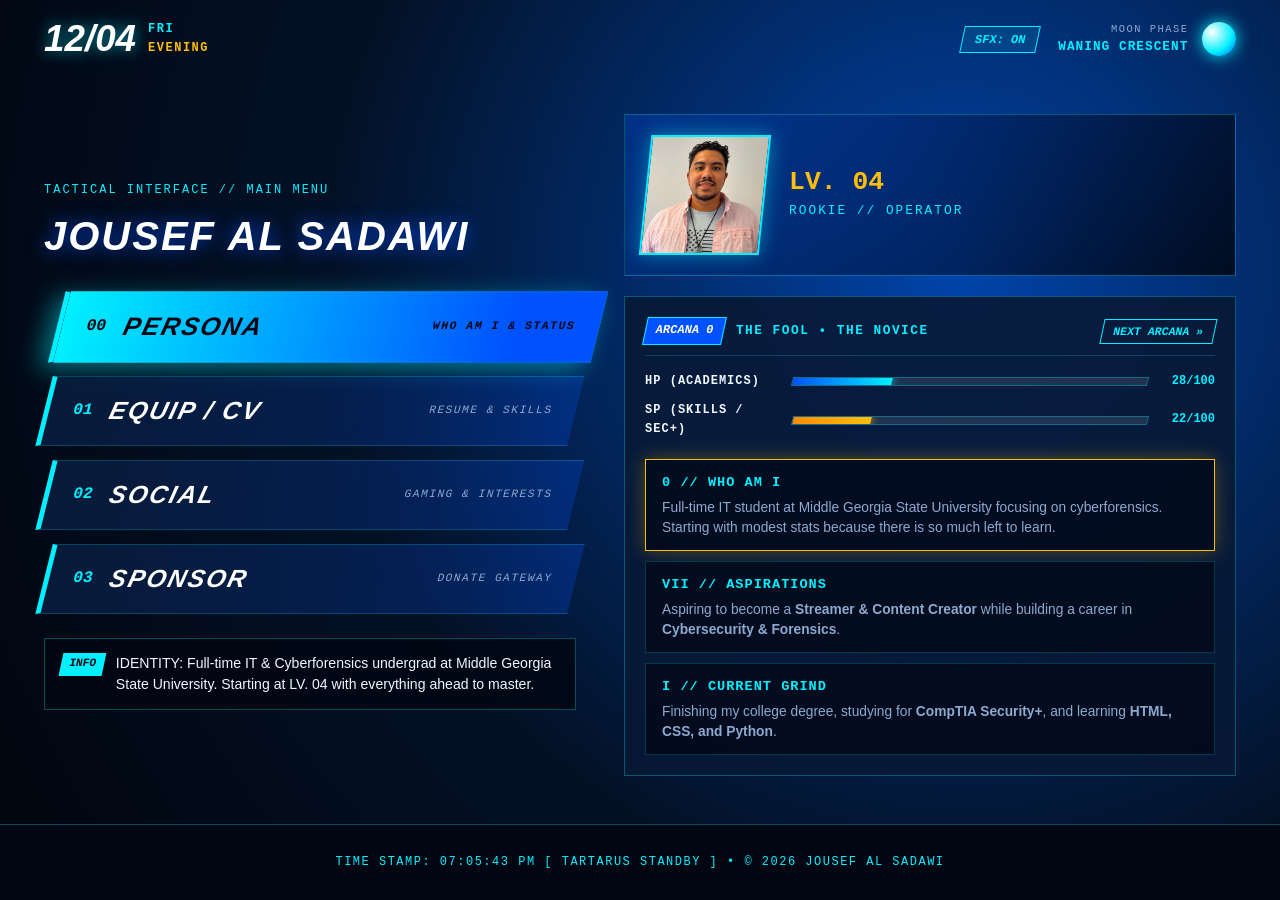
<file: index.htm>
<!DOCTYPE html>
<html lang="en">
<head>
  <meta charset="UTF-8">
  <meta name="viewport" content="width=device-width, initial-scale=1.0">
  <title>Jousef Al Sadawi | Tactical System Menu</title>
  <link rel="stylesheet" href="style.css">
</head>
<body class="p3r-menu-screen">

  <!-- Top In-Game Date, SFX Toggle & Moon Phase HUD -->
  <header class="game-hud-bar">
    <div class="hud-date-cluster">
      <span id="hud-date" class="hud-big-date">11/15</span>
      <div class="hud-day-info">
        <span id="hud-weekday" class="hud-day">SUN</span>
        <span id="hud-time-period" class="hud-period">NIGHT</span>
      </div>
    </div>

    <div class="hud-right-controls">
      <button type="button" id="sfx-toggle" class="btn-hud-sfx">SFX: ON</button>
      <div class="hud-moon-cluster">
        <div class="moon-text">
          <span class="moon-label">MOON PHASE</span>
          <span id="moon-phase-name" class="moon-state">WAXING CRESCENT</span>
        </div>
        <div class="moon-orb" aria-hidden="true"></div>
      </div>
    </div>
  </header>

  <!-- Full-Screen Split Game Menu -->
  <main class="game-menu-stage">
    
    <!-- Left Column: Slanted Command Blades -->
    <section class="command-column" aria-label="Primary Game Navigation">
      <div class="menu-header-tag">
        <span class="sys-prefix">TACTICAL INTERFACE // MAIN MENU</span>
        <h1>JOUSEF AL SADAWI</h1>
      </div>

      <nav class="p3r-command-list">
        <ul>
          <li>
            <a href="#persona-drawer" class="cmd-blade active-blade" data-preview="IDENTITY: Full-time IT &amp; Cyberforensics undergrad at Middle Georgia State University. Starting at LV. 04 with everything ahead to master.">
              <span class="cmd-roman">00</span>
              <span class="cmd-title">PERSONA</span>
              <span class="cmd-sub">WHO AM I &amp; STATUS</span>
            </a>
          </li>
          <li>
            <a href="Resume.htm" class="cmd-blade" data-preview="EQUIPMENT: Learning HTML, CSS, Python, and studying for CompTIA Security+. View interactive skill XP bars, education, and work history.">
              <span class="cmd-roman">01</span>
              <span class="cmd-title">EQUIP / CV</span>
              <span class="cmd-sub">RESUME &amp; SKILLS</span>
            </a>
          </li>
          <li>
            <a href="Interests.htm" class="cmd-blade" data-preview="SOCIAL LINKS: Discord co-op sessions (League, Monster Hunter, WoW), League esports, Asian home cooking, hiking, and streaming goals.">
              <span class="cmd-roman">02</span>
              <span class="cmd-title">SOCIAL</span>
              <span class="cmd-sub">GAMING &amp; INTERESTS</span>
            </a>
          </li>
          <li>
            <a href="Donate.htm" class="cmd-blade" data-preview="SUPPORT TERMINAL: Sponsor student lab hardware, CompTIA Security+ vouchers, and future live-stream gear.">
              <span class="cmd-roman">03</span>
              <span class="cmd-title">SPONSOR</span>
              <span class="cmd-sub">DONATE GATEWAY</span>
            </a>
          </li>
        </ul>
      </nav>

      <!-- Live Hover Description Ticker -->
      <div class="cmd-help-ticker">
        <span class="ticker-badge">INFO</span>
        <p id="cmd-preview-text">IDENTITY: Full-time IT &amp; Cyberforensics undergrad at Middle Georgia State University. Starting at LV. 04 with everything ahead to master.</p>
      </div>
    </section>

    <!-- Right Column: Character Portrait, Arcana Switcher & Live Stats -->
    <section id="persona-drawer" class="character-stage" aria-label="Character Status and Persona Stats">
      <div class="portrait-backdrop">
        <div class="p3r-portrait-box">
          <img src="img/profile.jpg" alt="Jousef Al Sadawi">
        </div>
        <div class="portrait-glass-tag">
          <span id="hud-level" class="lvl-num">LV. 04</span>
          <span id="hud-role" class="lvl-class">ROOKIE // OPERATOR</span>
        </div>
      </div>

      <!-- Interactive Persona Card Deck -->
      <div class="persona-deck-panel">
        <div class="deck-top-bar">
          <span id="arcana-tag" class="tarot-card-tag">ARCANA 0</span>
          <span id="arcana-name" class="arcana-name">THE FOOL &bull; THE NOVICE</span>
          <button type="button" id="summon-btn" class="btn-mini-summon">NEXT ARCANA &raquo;</button>
        </div>

        <!-- Low Starting HP / SP Gauges -->
        <div class="stat-gauges">
          <div class="gauge-row">
            <span class="gauge-label">HP (ACADEMICS)</span>
            <div class="gauge-bar"><div id="fill-hp" class="fill-hp initial-hp"></div></div>
            <span id="val-hp" class="gauge-val">28/100</span>
          </div>
          <div class="gauge-row">
            <span class="gauge-label">SP (SKILLS / SEC+)</span>
            <div class="gauge-bar"><div id="fill-sp" class="fill-sp initial-sp"></div></div>
            <span id="val-sp" class="gauge-val">22/100</span>
          </div>
        </div>

        <!-- 3 Compact Arcana Tabs -->
        <div class="arcana-tabs">
          <article class="mini-tarot persona-selectable persona-equipped">
            <h2>0 // WHO AM I</h2>
            <p>Full-time IT student at Middle Georgia State University focusing on cyberforensics. Starting with modest stats because there is so much left to learn.</p>
          </article>
          <article class="mini-tarot persona-selectable">
            <h2>VII // ASPIRATIONS</h2>
            <p>Aspiring to become a <strong>Streamer &amp; Content Creator</strong> while building a career in <strong>Cybersecurity &amp; Forensics</strong>.</p>
          </article>
          <article class="mini-tarot persona-selectable">
            <h2>I // CURRENT GRIND</h2>
            <p>Finishing my college degree, studying for <strong>CompTIA Security+</strong>, and learning <strong>HTML, CSS, and Python</strong>.</p>
          </article>
        </div>
      </div>
    </section>

  </main>

  <!-- Midnight Footer -->
  <footer class="site-footer">
    <div class="footer-container">
      <p><span id="live-clock">TIME STAMP: 00:00 [ STANDBY ]</span> &bull; &copy; 2026 JOUSEF AL SADAWI</p>
    </div>
  </footer>

  <script src="script.js"></script>
</body>
</html>
</file>
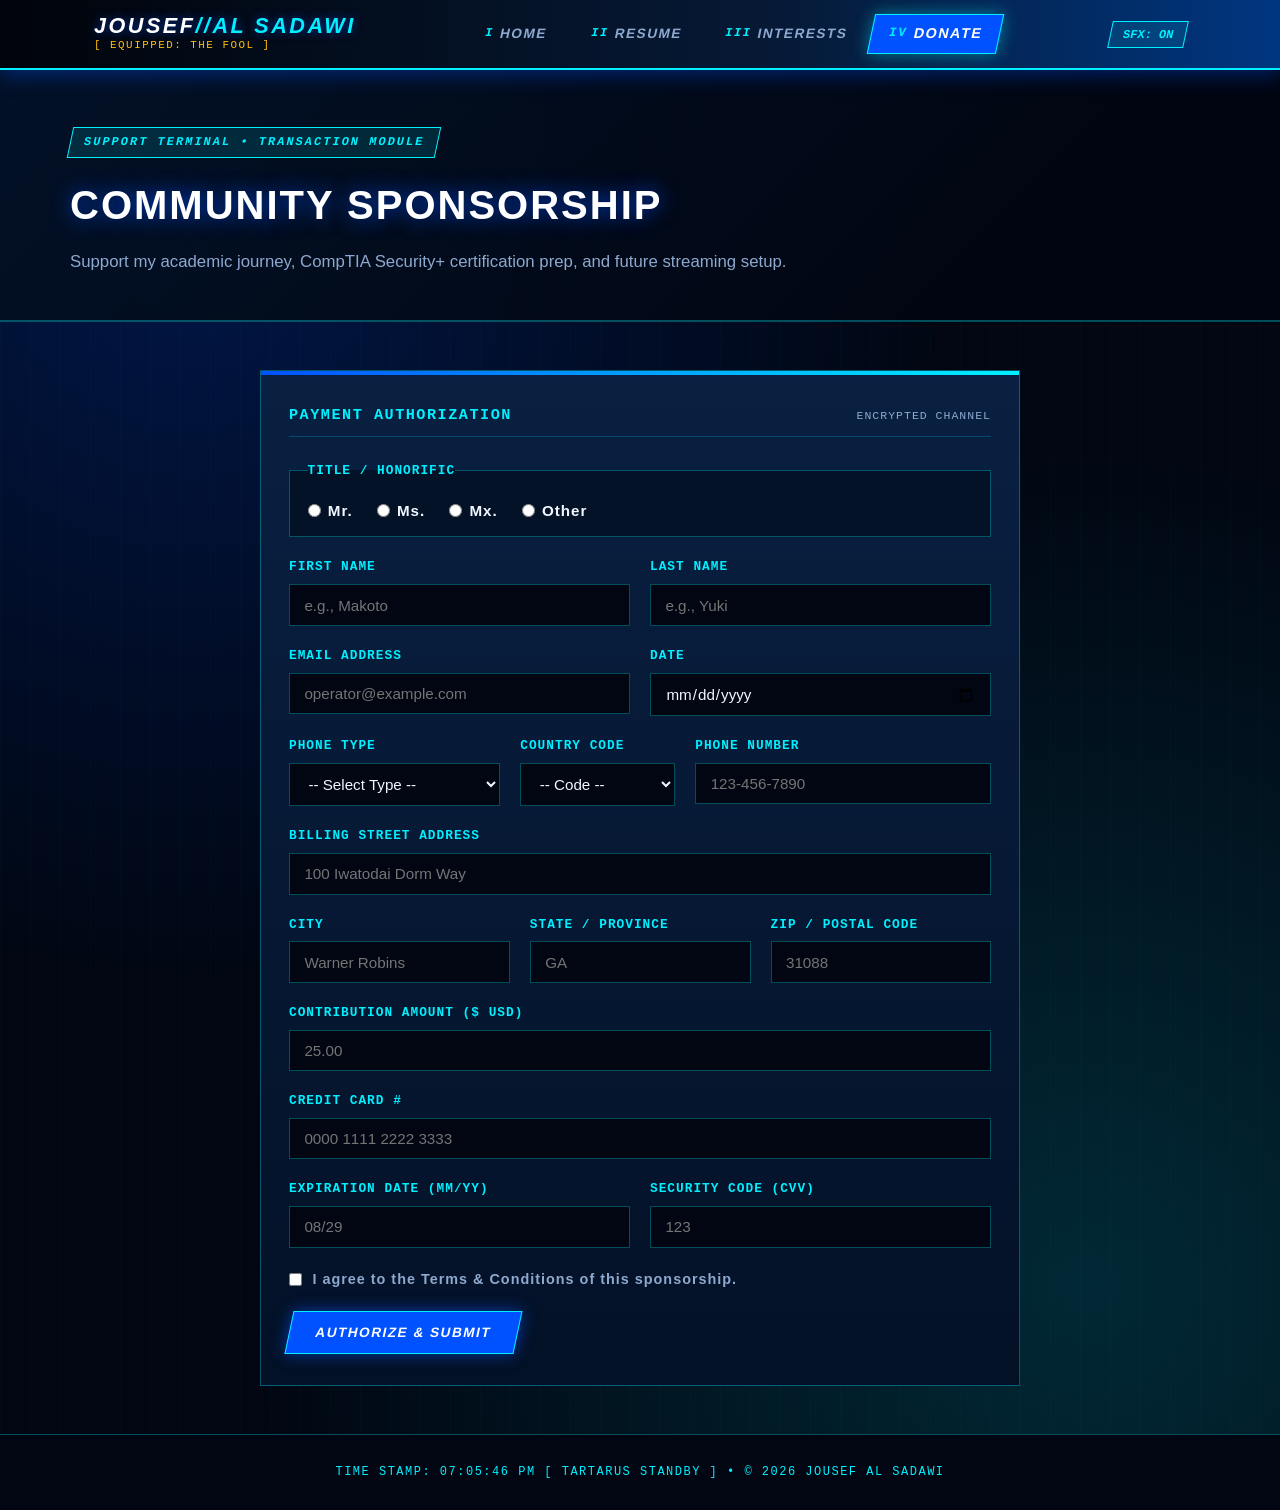
<file: donate.htm>
<!DOCTYPE html>
<html lang="en">
<head>
  <meta charset="UTF-8">
  <meta name="viewport" content="width=device-width, initial-scale=1.0">
  <title>Donate | Jousef Al Sadawi</title>
  <link rel="stylesheet" href="style.css">
</head>
<body>

  <!-- Navigation Bar -->
  <header class="site-header">
    <div class="nav-container">
      <div class="brand">
        <a href="index.htm">JOUSEF<span>//AL SADAWI</span></a>
        <span id="equipped-badge" class="system-call">[ EQUIPPED: THE FOOL ]</span>
      </div>
      <nav class="main-nav">
        <ul>
          <li><a href="index.htm"><span class="nav-num">I</span>Home</a></li>
          <li><a href="Resume.htm"><span class="nav-num">II</span>Resume</a></li>
          <li><a href="Interests.htm"><span class="nav-num">III</span>Interests</a></li>
          <li><a href="Donate.htm" class="active"><span class="nav-num">IV</span>Donate</a></li>
        </ul>
      </nav>
      <button type="button" id="sfx-toggle" class="btn-hud-sfx">SFX: ON</button>
    </div>
  </header>

  <!-- Page Header Banner -->
  <section class="hero-section">
    <div class="hero-container">
      <div class="hero-content-col">
        <span class="status-tag">SUPPORT TERMINAL &bull; TRANSACTION MODULE</span>
        <h1>Community Sponsorship</h1>
        <p class="hero-summary">
          Support my academic journey, CompTIA Security+ certification prep, and future streaming setup.
        </p>
      </div>
    </div>
  </section>

  <!-- Main Payment Form Section -->
  <main class="main-container">
    <article class="content-card tarot-card form-card">
      <div class="tarot-header">
        <h2 class="tarot-numeral">PAYMENT AUTHORIZATION</h2>
        <span class="tarot-sub">ENCRYPTED CHANNEL</span>
      </div>

      <form id="donate-form" action="#" method="post" class="p3r-form">
        
        <fieldset class="radio-fieldset">
          <legend>Title / Honorific</legend>
          <div class="radio-options">
            <div class="radio-item">
              <input type="radio" id="title-mr" name="title" value="Mr." required>
              <label for="title-mr">Mr.</label>
            </div>
            <div class="radio-item">
              <input type="radio" id="title-ms" name="title" value="Ms.">
              <label for="title-ms">Ms.</label>
            </div>
            <div class="radio-item">
              <input type="radio" id="title-mx" name="title" value="Mx.">
              <label for="title-mx">Mx.</label>
            </div>
            <div class="radio-item">
              <input type="radio" id="title-other" name="title" value="Other">
              <label for="title-other">Other</label>
            </div>
          </div>
        </fieldset>

        <div class="form-row">
          <div class="form-group">
            <label for="first-name">First Name</label>
            <input type="text" id="first-name" name="first_name" placeholder="e.g., Makoto" required>
          </div>
          <div class="form-group">
            <label for="last-name">Last Name</label>
            <input type="text" id="last-name" name="last_name" placeholder="e.g., Yuki" required>
          </div>
        </div>

        <div class="form-row">
          <div class="form-group">
            <label for="email">Email Address</label>
            <input type="email" id="email" name="email" placeholder="operator@example.com" required>
          </div>
          <div class="form-group">
            <label for="donate-date">Date</label>
            <input type="date" id="donate-date" name="donate_date" required>
          </div>
        </div>

        <div class="form-row">
          <div class="form-group">
            <label for="phone-type">Phone Type</label>
            <select id="phone-type" name="phone_type" required>
              <option value="">-- Select Type --</option>
              <option value="mobile">Mobile</option>
              <option value="home">Home</option>
              <option value="work">Work</option>
            </select>
          </div>
          <div class="form-group form-group-code">
            <label for="country-code">Country Code</label>
            <select id="country-code" name="country_code" required>
              <option value="">-- Code --</option>
              <option value="+1">+1 (US / CA)</option>
              <option value="+44">+44 (UK)</option>
              <option value="+63">+63 (PH)</option>
              <option value="+81">+81 (JP)</option>
              <option value="+82">+82 (KR)</option>
              <option value="+61">+61 (AU)</option>
              <option value="+64">+64 (NZ)</option>
              <option value="+49">+49 (DE)</option>
              <option value="+33">+33 (FR)</option>
              <option value="+39">+39 (IT)</option>
              <option value="+34">+34 (ES)</option>
              <option value="+31">+31 (NL)</option>
              <option value="+46">+46 (SE)</option>
              <option value="+41">+41 (CH)</option>
              <option value="+52">+52 (MX)</option>
              <option value="+55">+55 (BR)</option>
              <option value="+54">+54 (AR)</option>
              <option value="+91">+91 (IN)</option>
              <option value="+86">+86 (CN)</option>
              <option value="+852">+852 (HK)</option>
              <option value="+886">+886 (TW)</option>
              <option value="+65">+65 (SG)</option>
              <option value="+60">+60 (MY)</option>
              <option value="+66">+66 (TH)</option>
              <option value="+62">+62 (ID)</option>
              <option value="+84">+84 (VN)</option>
              <option value="+971">+971 (AE)</option>
              <option value="+966">+966 (SA)</option>
              <option value="+27">+27 (ZA)</option>
            </select>
          </div>
          <div class="form-group form-group-phone">
            <label for="phone-number">Phone Number</label>
            <input type="tel" id="phone-number" name="phone_number" pattern="[0-9]{2,4}[ -]?[0-9]{3,4}[ -]?[0-9]{4}" placeholder="123-456-7890" title="Enter a valid phone number (e.g., 123-456-7890)" required>
          </div>
        </div>

        <div class="form-group">
          <label for="street-address">Billing Street Address</label>
          <input type="text" id="street-address" name="street_address" placeholder="100 Iwatodai Dorm Way" required>
        </div>

        <div class="form-row">
          <div class="form-group">
            <label for="city">City</label>
            <input type="text" id="city" name="city" placeholder="Warner Robins" required>
          </div>
          <div class="form-group">
            <label for="state">State / Province</label>
            <input type="text" id="state" name="state" placeholder="GA" required>
          </div>
          <div class="form-group">
            <label for="zip-code">ZIP / Postal Code</label>
            <input type="text" id="zip-code" name="zip_code" pattern="[A-Za-z0-9\s\-]{3,10}" placeholder="31088" title="Enter a valid ZIP or postal code" required>
          </div>
        </div>

        <div class="form-group">
          <label for="price">Contribution Amount ($ USD)</label>
          <input type="number" id="price" name="price" min="1" step="0.01" placeholder="25.00" required>
        </div>

        <div class="form-group">
          <label for="cc-num">Credit Card #</label>
          <input type="text" id="cc-num" name="cc_num" inputmode="numeric" pattern="[0-9\s]{13,23}" maxlength="19" placeholder="0000 1111 2222 3333" title="Enter 13 to 16 digits" required>
        </div>

        <div class="form-row">
          <div class="form-group">
            <label for="exp-date">Expiration Date (MM/YY)</label>
            <input type="text" id="exp-date" name="exp_date" inputmode="numeric" pattern="(0[1-9]|1[0-2])\/([0-9]{2})" maxlength="5" placeholder="08/29" title="Enter expiration date in MM/YY format (e.g., 08/29)" required>
          </div>
          <div class="form-group">
            <label for="cvv">Security Code (CVV)</label>
            <input type="text" id="cvv" name="cvv" inputmode="numeric" pattern="[0-9]{3,4}" maxlength="4" placeholder="123" title="3 or 4 digit security code" required>
          </div>
        </div>

        <div class="checkbox-group">
          <input type="checkbox" id="terms" name="terms" required>
          <label for="terms">I agree to the Terms &amp; Conditions of this sponsorship.</label>
        </div>

        <div class="form-actions">
          <button type="submit" class="btn btn-primary">AUTHORIZE &amp; SUBMIT</button>
        </div>

      </form>

      <!-- Live JS Receipt Box -->
      <div id="receipt-modal" class="receipt-box">
        <h3>[ TRANSACTION VERIFIED ]</h3>
        <p id="receipt-details"></p>
        <button type="button" id="close-receipt" class="btn btn-secondary">NEW TRANSACTION</button>
      </div>

    </article>
  </main>

  <footer class="site-footer">
    <div class="footer-container">
      <p><span id="live-clock">TIME STAMP: 00:00 [ STANDBY ]</span> &bull; &copy; 2026 JOUSEF AL SADAWI</p>
    </div>
  </footer>

  <script src="script.js"></script>
</body>
</html>
</file>
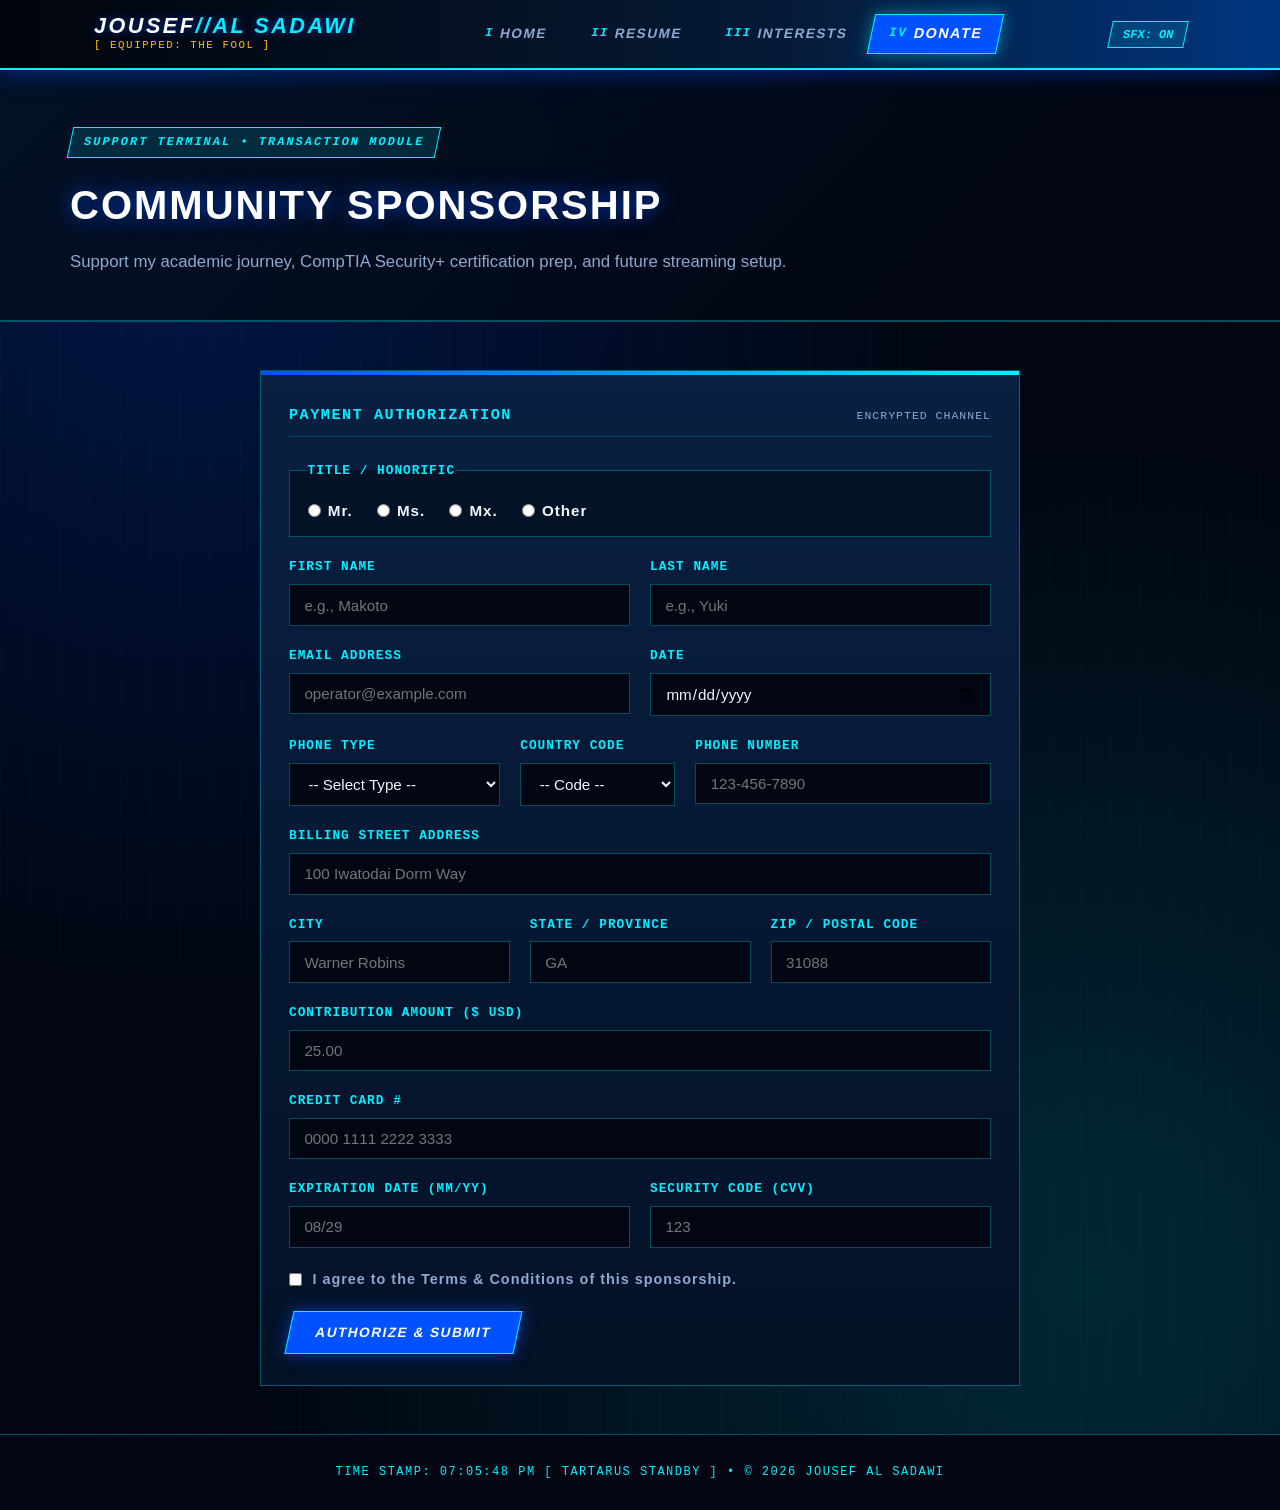
<file: Donate.htm>
<!DOCTYPE html>
<html lang="en">
<head>
  <meta charset="UTF-8">
  <meta name="viewport" content="width=device-width, initial-scale=1.0">
  <title>Donate | Jousef Al Sadawi</title>
  <link rel="stylesheet" href="style.css">
</head>
<body>

  <!-- Navigation Bar -->
  <header class="site-header">
    <div class="nav-container">
      <div class="brand">
        <a href="index.htm">JOUSEF<span>//AL SADAWI</span></a>
        <span id="equipped-badge" class="system-call">[ EQUIPPED: THE FOOL ]</span>
      </div>
      <nav class="main-nav">
        <ul>
          <li><a href="index.htm"><span class="nav-num">I</span>Home</a></li>
          <li><a href="Resume.htm"><span class="nav-num">II</span>Resume</a></li>
          <li><a href="Interests.htm"><span class="nav-num">III</span>Interests</a></li>
          <li><a href="Donate.htm" class="active"><span class="nav-num">IV</span>Donate</a></li>
        </ul>
      </nav>
      <button type="button" id="sfx-toggle" class="btn-hud-sfx">SFX: ON</button>
    </div>
  </header>

  <!-- Page Header Banner -->
  <section class="hero-section">
    <div class="hero-container">
      <div class="hero-content-col">
        <span class="status-tag">SUPPORT TERMINAL &bull; TRANSACTION MODULE</span>
        <h1>Community Sponsorship</h1>
        <p class="hero-summary">
          Support my academic journey, CompTIA Security+ certification prep, and future streaming setup.
        </p>
      </div>
    </div>
  </section>

  <!-- Main Payment Form Section -->
  <main class="main-container">
    <article class="content-card tarot-card form-card">
      <div class="tarot-header">
        <h2 class="tarot-numeral">PAYMENT AUTHORIZATION</h2>
        <span class="tarot-sub">ENCRYPTED CHANNEL</span>
      </div>

      <form id="donate-form" action="#" method="post" class="p3r-form">
        
        <fieldset class="radio-fieldset">
          <legend>Title / Honorific</legend>
          <div class="radio-options">
            <div class="radio-item">
              <input type="radio" id="title-mr" name="title" value="Mr." required>
              <label for="title-mr">Mr.</label>
            </div>
            <div class="radio-item">
              <input type="radio" id="title-ms" name="title" value="Ms.">
              <label for="title-ms">Ms.</label>
            </div>
            <div class="radio-item">
              <input type="radio" id="title-mx" name="title" value="Mx.">
              <label for="title-mx">Mx.</label>
            </div>
            <div class="radio-item">
              <input type="radio" id="title-other" name="title" value="Other">
              <label for="title-other">Other</label>
            </div>
          </div>
        </fieldset>

        <div class="form-row">
          <div class="form-group">
            <label for="first-name">First Name</label>
            <input type="text" id="first-name" name="first_name" placeholder="e.g., Makoto" required>
          </div>
          <div class="form-group">
            <label for="last-name">Last Name</label>
            <input type="text" id="last-name" name="last_name" placeholder="e.g., Yuki" required>
          </div>
        </div>

        <div class="form-row">
          <div class="form-group">
            <label for="email">Email Address</label>
            <input type="email" id="email" name="email" placeholder="operator@example.com" required>
          </div>
          <div class="form-group">
            <label for="donate-date">Date</label>
            <input type="date" id="donate-date" name="donate_date" required>
          </div>
        </div>

        <div class="form-row">
          <div class="form-group">
            <label for="phone-type">Phone Type</label>
            <select id="phone-type" name="phone_type" required>
              <option value="">-- Select Type --</option>
              <option value="mobile">Mobile</option>
              <option value="home">Home</option>
              <option value="work">Work</option>
            </select>
          </div>
          <div class="form-group form-group-code">
            <label for="country-code">Country Code</label>
            <select id="country-code" name="country_code" required>
              <option value="">-- Code --</option>
              <option value="+1">+1 (US / CA)</option>
              <option value="+44">+44 (UK)</option>
              <option value="+63">+63 (PH)</option>
              <option value="+81">+81 (JP)</option>
              <option value="+82">+82 (KR)</option>
              <option value="+61">+61 (AU)</option>
              <option value="+64">+64 (NZ)</option>
              <option value="+49">+49 (DE)</option>
              <option value="+33">+33 (FR)</option>
              <option value="+39">+39 (IT)</option>
              <option value="+34">+34 (ES)</option>
              <option value="+31">+31 (NL)</option>
              <option value="+46">+46 (SE)</option>
              <option value="+41">+41 (CH)</option>
              <option value="+52">+52 (MX)</option>
              <option value="+55">+55 (BR)</option>
              <option value="+54">+54 (AR)</option>
              <option value="+91">+91 (IN)</option>
              <option value="+86">+86 (CN)</option>
              <option value="+852">+852 (HK)</option>
              <option value="+886">+886 (TW)</option>
              <option value="+65">+65 (SG)</option>
              <option value="+60">+60 (MY)</option>
              <option value="+66">+66 (TH)</option>
              <option value="+62">+62 (ID)</option>
              <option value="+84">+84 (VN)</option>
              <option value="+971">+971 (AE)</option>
              <option value="+966">+966 (SA)</option>
              <option value="+27">+27 (ZA)</option>
            </select>
          </div>
          <div class="form-group form-group-phone">
            <label for="phone-number">Phone Number</label>
            <input type="tel" id="phone-number" name="phone_number" pattern="[0-9]{2,4}[ -]?[0-9]{3,4}[ -]?[0-9]{4}" placeholder="123-456-7890" title="Enter a valid phone number (e.g., 123-456-7890)" required>
          </div>
        </div>

        <div class="form-group">
          <label for="street-address">Billing Street Address</label>
          <input type="text" id="street-address" name="street_address" placeholder="100 Iwatodai Dorm Way" required>
        </div>

        <div class="form-row">
          <div class="form-group">
            <label for="city">City</label>
            <input type="text" id="city" name="city" placeholder="Warner Robins" required>
          </div>
          <div class="form-group">
            <label for="state">State / Province</label>
            <input type="text" id="state" name="state" placeholder="GA" required>
          </div>
          <div class="form-group">
            <label for="zip-code">ZIP / Postal Code</label>
            <input type="text" id="zip-code" name="zip_code" pattern="[A-Za-z0-9\s\-]{3,10}" placeholder="31088" title="Enter a valid ZIP or postal code" required>
          </div>
        </div>

        <div class="form-group">
          <label for="price">Contribution Amount ($ USD)</label>
          <input type="number" id="price" name="price" min="1" step="0.01" placeholder="25.00" required>
        </div>

        <div class="form-group">
          <label for="cc-num">Credit Card #</label>
          <input type="text" id="cc-num" name="cc_num" inputmode="numeric" pattern="[0-9\s]{13,23}" maxlength="19" placeholder="0000 1111 2222 3333" title="Enter 13 to 16 digits" required>
        </div>

        <div class="form-row">
          <div class="form-group">
            <label for="exp-date">Expiration Date (MM/YY)</label>
            <input type="text" id="exp-date" name="exp_date" inputmode="numeric" pattern="(0[1-9]|1[0-2])\/([0-9]{2})" maxlength="5" placeholder="08/29" title="Enter expiration date in MM/YY format (e.g., 08/29)" required>
          </div>
          <div class="form-group">
            <label for="cvv">Security Code (CVV)</label>
            <input type="text" id="cvv" name="cvv" inputmode="numeric" pattern="[0-9]{3,4}" maxlength="4" placeholder="123" title="3 or 4 digit security code" required>
          </div>
        </div>

        <div class="checkbox-group">
          <input type="checkbox" id="terms" name="terms" required>
          <label for="terms">I agree to the Terms &amp; Conditions of this sponsorship.</label>
        </div>

        <div class="form-actions">
          <button type="submit" class="btn btn-primary">AUTHORIZE &amp; SUBMIT</button>
        </div>

      </form>

      <!-- Live JS Receipt Box -->
      <div id="receipt-modal" class="receipt-box">
        <h3>[ TRANSACTION VERIFIED ]</h3>
        <p id="receipt-details"></p>
        <button type="button" id="close-receipt" class="btn btn-secondary">NEW TRANSACTION</button>
      </div>

    </article>
  </main>

  <footer class="site-footer">
    <div class="footer-container">
      <p><span id="live-clock">TIME STAMP: 00:00 [ STANDBY ]</span> &bull; &copy; 2026 JOUSEF AL SADAWI</p>
    </div>
  </footer>

  <script src="script.js"></script>
</body>
</html>
</file>
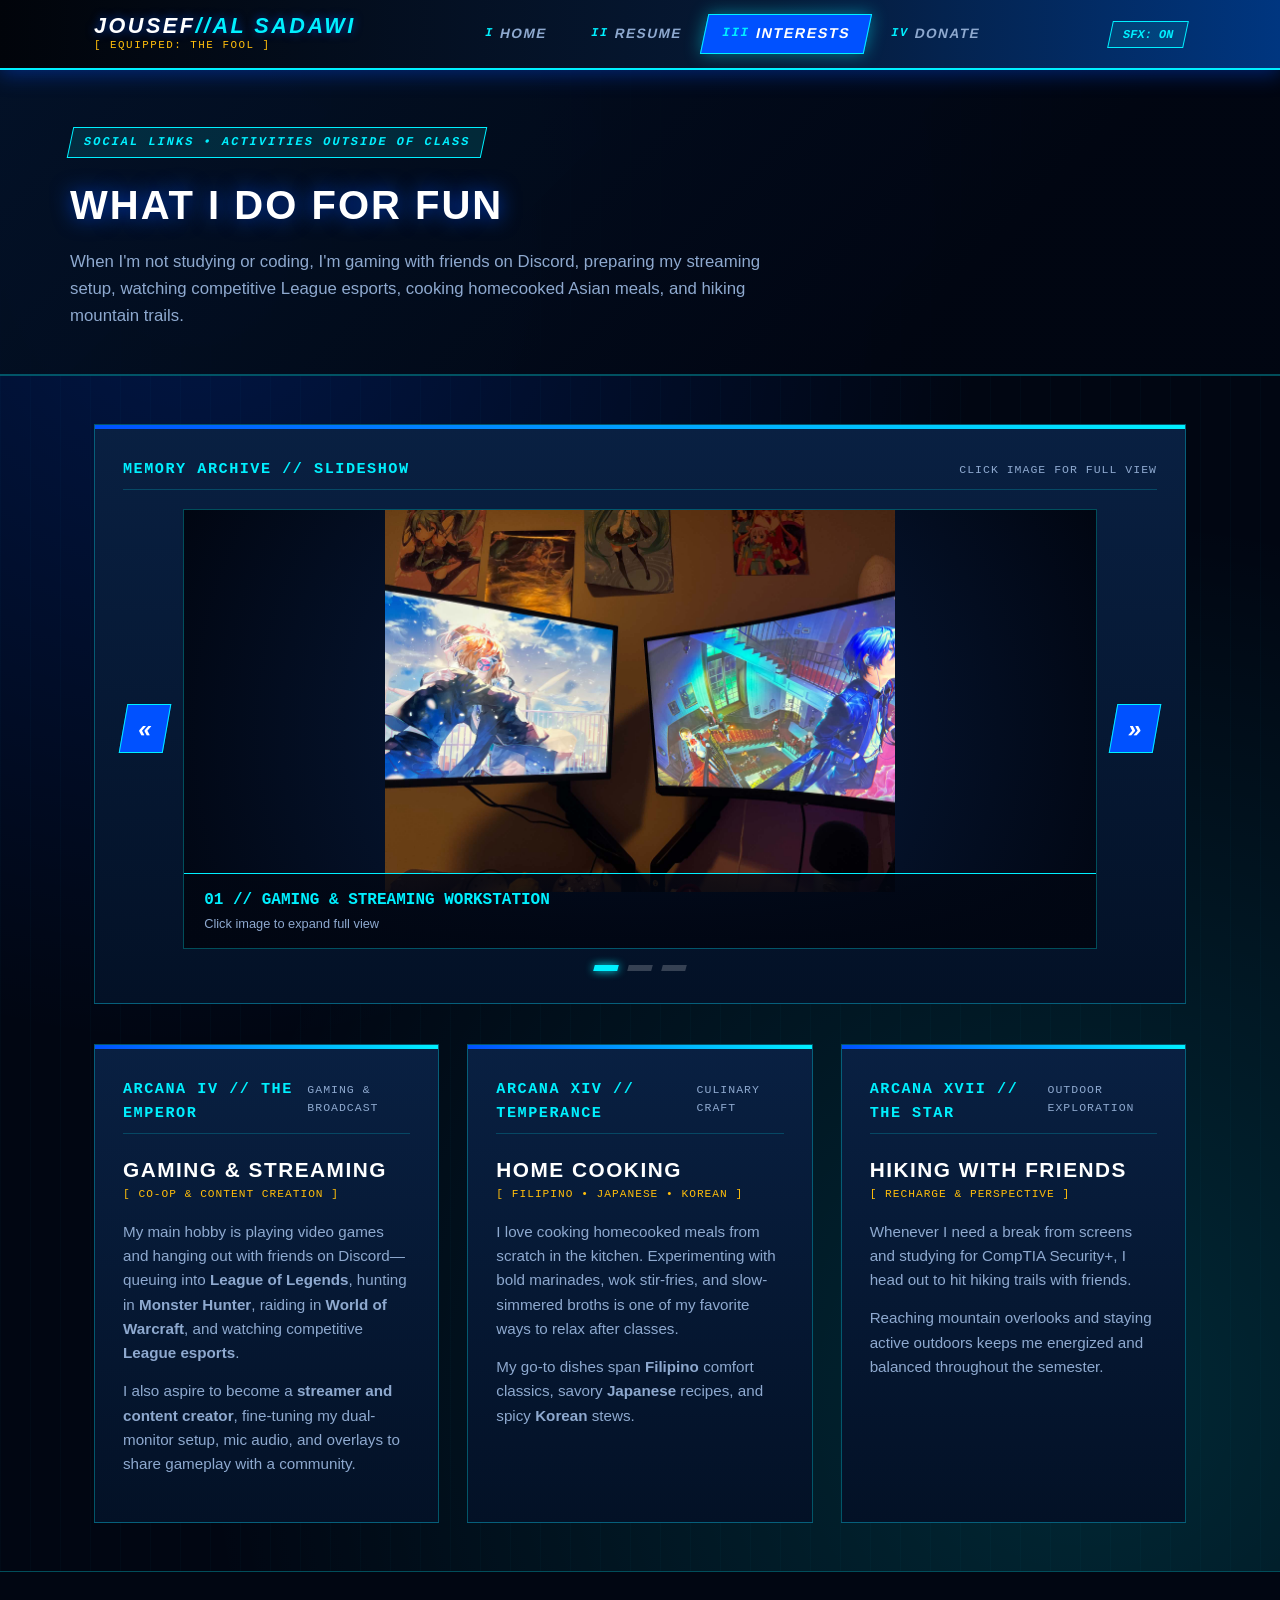
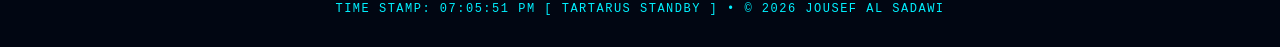
<file: interests.htm>
<!DOCTYPE html>
<html lang="en">
<head>
  <meta charset="UTF-8">
  <meta name="viewport" content="width=device-width, initial-scale=1.0">
  <title>Interests | Jousef Al Sadawi</title>
  <link rel="stylesheet" href="style.css">
</head>
<body>

  <!-- Navigation Bar -->
  <header class="site-header">
    <div class="nav-container">
      <div class="brand">
        <a href="index.htm">JOUSEF<span>//AL SADAWI</span></a>
        <span id="equipped-badge" class="system-call">[ EQUIPPED: THE FOOL ]</span>
      </div>
      <nav class="main-nav">
        <ul>
          <li><a href="index.htm"><span class="nav-num">I</span>Home</a></li>
          <li><a href="Resume.htm"><span class="nav-num">II</span>Resume</a></li>
          <li><a href="Interests.htm" class="active"><span class="nav-num">III</span>Interests</a></li>
          <li><a href="Donate.htm"><span class="nav-num">IV</span>Donate</a></li>
        </ul>
      </nav>
      <button type="button" id="sfx-toggle" class="btn-hud-sfx">SFX: ON</button>
    </div>
  </header>

  <!-- Page Header Banner -->
  <section class="hero-section">
    <div class="hero-container">
      <div class="hero-content-col">
        <span class="status-tag">SOCIAL LINKS &bull; ACTIVITIES OUTSIDE OF CLASS</span>
        <h1>What I Do for Fun</h1>
        <p class="hero-summary">
          When I'm not studying or coding, I'm gaming with friends on Discord, preparing my streaming setup, watching competitive League esports, cooking homecooked Asian meals, and hiking mountain trails.
        </p>
      </div>
    </div>
  </section>

  <!-- Main Interests Content -->
  <main class="main-container">

    <!-- Interactive 3-Slide Archive & Lightbox -->
    <section class="content-card tarot-card slideshow-wrapper" aria-label="Interactive Hobby Gallery">
      <div class="tarot-header">
        <h2 class="tarot-numeral">MEMORY ARCHIVE // SLIDESHOW</h2>
        <span class="tarot-sub">CLICK IMAGE FOR FULL VIEW</span>
      </div>

      <div class="slideshow-stage">
        <button type="button" id="slide-prev" class="slide-nav-btn" aria-label="Previous Slide">&laquo;</button>
        
        <div class="slide-viewport">
          <div class="slide-item active-slide" data-title="GAMING, DISCORD &amp; STREAMING SETUP" data-desc="Dual-monitor battle station for queueing League of Legends, Monster Hunter, and World of Warcraft on Discord, watching League esports, and building toward live streaming.">
            <img src="img/gaming.jpg" alt="Dual-monitor gaming and streaming workstation" class="lightbox-trigger">
            <div class="slide-caption">
              <h3>01 // GAMING &amp; STREAMING WORKSTATION</h3>
              <p>Click image to expand full view</p>
            </div>
          </div>

          <div class="slide-item" data-title="FILIPINO, JAPANESE &amp; KOREAN HOME COOKING" data-desc="Wok-seared dishes and homecooked meals made from scratch—featuring Filipino favorites, Japanese classics, and rich Korean cuisine.">
            <img src="img/cooking.jpg" alt="Homecooked stir-fry in a wok" class="lightbox-trigger">
            <div class="slide-caption">
              <h3>02 // HOME COOKING &amp; ASIAN CUISINE</h3>
              <p>Click image to expand full view</p>
            </div>
          </div>

          <div class="slide-item" data-title="OUTDOOR HIKING WITH FRIENDS" data-desc="Stepping away from screens to hike scenic mountain overlooks and recharge outdoors with friends.">
            <img src="img/hiking.jpg" alt="Hiking on a rocky mountain overlook" class="lightbox-trigger">
            <div class="slide-caption">
              <h3>03 // OUTDOOR MOUNTAIN HIKING</h3>
              <p>Click image to expand full view</p>
            </div>
          </div>
        </div>

        <button type="button" id="slide-next" class="slide-nav-btn" aria-label="Next Slide">&raquo;</button>
      </div>

      <div class="slide-dots">
        <button type="button" class="dot active-dot" data-slide="0" aria-label="Slide 1"></button>
        <button type="button" class="dot" data-slide="1" aria-label="Slide 2"></button>
        <button type="button" class="dot" data-slide="2" aria-label="Slide 3"></button>
      </div>
    </section>

    <!-- 3 Arcana Cards -->
    <div class="card-grid">
      <article class="content-card tarot-card">
        <div class="tarot-header">
          <div class="tarot-numeral">ARCANA IV // THE EMPEROR</div>
          <span class="tarot-sub">GAMING &amp; BROADCAST</span>
        </div>
        <div class="tarot-persona-title">
          <h2>GAMING &amp; STREAMING</h2>
          <span class="persona-type">[ CO-OP &amp; CONTENT CREATION ]</span>
        </div>
        <p>
          My main hobby is playing video games and hanging out with friends on Discord—queuing into <strong>League of Legends</strong>, hunting in <strong>Monster Hunter</strong>, raiding in <strong>World of Warcraft</strong>, and watching competitive <strong>League esports</strong>.
        </p>
        <p>
          I also aspire to become a <strong>streamer and content creator</strong>, fine-tuning my dual-monitor setup, mic audio, and overlays to share gameplay with a community.
        </p>
      </article>

      <article class="content-card tarot-card">
        <div class="tarot-header">
          <div class="tarot-numeral">ARCANA XIV // TEMPERANCE</div>
          <span class="tarot-sub">CULINARY CRAFT</span>
        </div>
        <div class="tarot-persona-title">
          <h2>HOME COOKING</h2>
          <span class="persona-type">[ FILIPINO &bull; JAPANESE &bull; KOREAN ]</span>
        </div>
        <p>
          I love cooking homecooked meals from scratch in the kitchen. Experimenting with bold marinades, wok stir-fries, and slow-simmered broths is one of my favorite ways to relax after classes.
        </p>
        <p>
          My go-to dishes span <strong>Filipino</strong> comfort classics, savory <strong>Japanese</strong> recipes, and spicy <strong>Korean</strong> stews.
        </p>
      </article>

      <article class="content-card tarot-card">
        <div class="tarot-header">
          <div class="tarot-numeral">ARCANA XVII // THE STAR</div>
          <span class="tarot-sub">OUTDOOR EXPLORATION</span>
        </div>
        <div class="tarot-persona-title">
          <h2>HIKING WITH FRIENDS</h2>
          <span class="persona-type">[ RECHARGE &amp; PERSPECTIVE ]</span>
        </div>
        <p>
          Whenever I need a break from screens and studying for CompTIA Security+, I head out to hit hiking trails with friends.
        </p>
        <p>
          Reaching mountain overlooks and staying active outdoors keeps me energized and balanced throughout the semester.
        </p>
      </article>
    </div>

  </main>

  <!-- Modal Lightbox Overlay -->
  <div id="lightbox-modal" class="lightbox-overlay" role="dialog" aria-modal="true" aria-labelledby="lb-title">
    <div class="lightbox-content">
      <button type="button" id="lb-close" class="lb-close-btn">CLOSE [X]</button>
      <img id="lb-img" src="img/gaming.jpg" alt="Expanded Archive Preview">
      <div class="lb-caption">
        <h3 id="lb-title">Archive Title</h3>
        <p id="lb-desc">Archive Description</p>
      </div>
    </div>
  </div>

  <!-- Site Footer -->
  <footer class="site-footer">
    <div class="footer-container">
      <p><span id="live-clock">TIME STAMP: 00:00 [ STANDBY ]</span> &bull; &copy; 2026 JOUSEF AL SADAWI</p>
    </div>
  </footer>

  <script src="script.js"></script>
</body>
</html>
</file>
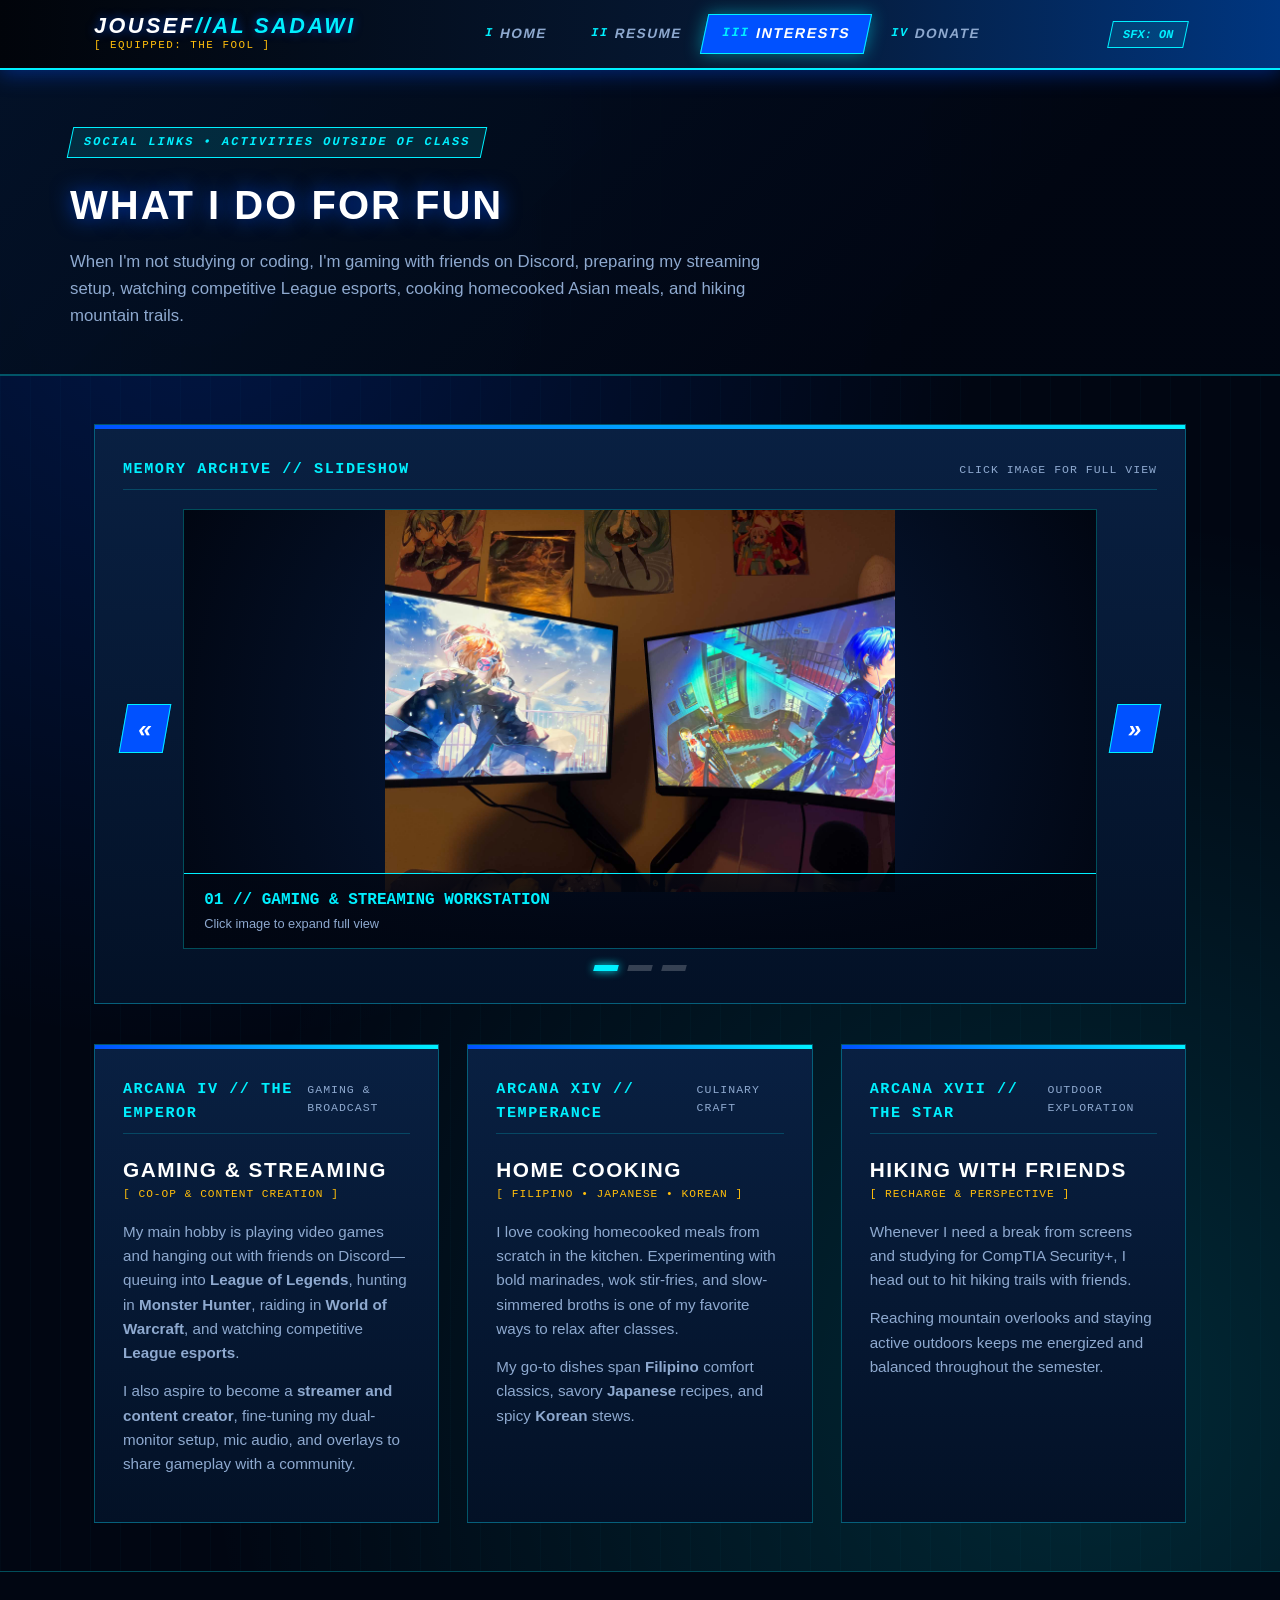
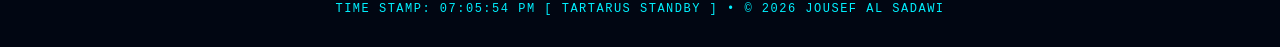
<file: Interests.htm>
<!DOCTYPE html>
<html lang="en">
<head>
  <meta charset="UTF-8">
  <meta name="viewport" content="width=device-width, initial-scale=1.0">
  <title>Interests | Jousef Al Sadawi</title>
  <link rel="stylesheet" href="style.css">
</head>
<body>

  <!-- Navigation Bar -->
  <header class="site-header">
    <div class="nav-container">
      <div class="brand">
        <a href="index.htm">JOUSEF<span>//AL SADAWI</span></a>
        <span id="equipped-badge" class="system-call">[ EQUIPPED: THE FOOL ]</span>
      </div>
      <nav class="main-nav">
        <ul>
          <li><a href="index.htm"><span class="nav-num">I</span>Home</a></li>
          <li><a href="Resume.htm"><span class="nav-num">II</span>Resume</a></li>
          <li><a href="Interests.htm" class="active"><span class="nav-num">III</span>Interests</a></li>
          <li><a href="Donate.htm"><span class="nav-num">IV</span>Donate</a></li>
        </ul>
      </nav>
      <button type="button" id="sfx-toggle" class="btn-hud-sfx">SFX: ON</button>
    </div>
  </header>

  <!-- Page Header Banner -->
  <section class="hero-section">
    <div class="hero-container">
      <div class="hero-content-col">
        <span class="status-tag">SOCIAL LINKS &bull; ACTIVITIES OUTSIDE OF CLASS</span>
        <h1>What I Do for Fun</h1>
        <p class="hero-summary">
          When I'm not studying or coding, I'm gaming with friends on Discord, preparing my streaming setup, watching competitive League esports, cooking homecooked Asian meals, and hiking mountain trails.
        </p>
      </div>
    </div>
  </section>

  <!-- Main Interests Content -->
  <main class="main-container">

    <!-- Interactive 3-Slide Archive & Lightbox -->
    <section class="content-card tarot-card slideshow-wrapper" aria-label="Interactive Hobby Gallery">
      <div class="tarot-header">
        <h2 class="tarot-numeral">MEMORY ARCHIVE // SLIDESHOW</h2>
        <span class="tarot-sub">CLICK IMAGE FOR FULL VIEW</span>
      </div>

      <div class="slideshow-stage">
        <button type="button" id="slide-prev" class="slide-nav-btn" aria-label="Previous Slide">&laquo;</button>
        
        <div class="slide-viewport">
          <div class="slide-item active-slide" data-title="GAMING, DISCORD &amp; STREAMING SETUP" data-desc="Dual-monitor battle station for queueing League of Legends, Monster Hunter, and World of Warcraft on Discord, watching League esports, and building toward live streaming.">
            <img src="img/gaming.jpg" alt="Dual-monitor gaming and streaming workstation" class="lightbox-trigger">
            <div class="slide-caption">
              <h3>01 // GAMING &amp; STREAMING WORKSTATION</h3>
              <p>Click image to expand full view</p>
            </div>
          </div>

          <div class="slide-item" data-title="FILIPINO, JAPANESE &amp; KOREAN HOME COOKING" data-desc="Wok-seared dishes and homecooked meals made from scratch—featuring Filipino favorites, Japanese classics, and rich Korean cuisine.">
            <img src="img/cooking.jpg" alt="Homecooked stir-fry in a wok" class="lightbox-trigger">
            <div class="slide-caption">
              <h3>02 // HOME COOKING &amp; ASIAN CUISINE</h3>
              <p>Click image to expand full view</p>
            </div>
          </div>

          <div class="slide-item" data-title="OUTDOOR HIKING WITH FRIENDS" data-desc="Stepping away from screens to hike scenic mountain overlooks and recharge outdoors with friends.">
            <img src="img/hiking.jpg" alt="Hiking on a rocky mountain overlook" class="lightbox-trigger">
            <div class="slide-caption">
              <h3>03 // OUTDOOR MOUNTAIN HIKING</h3>
              <p>Click image to expand full view</p>
            </div>
          </div>
        </div>

        <button type="button" id="slide-next" class="slide-nav-btn" aria-label="Next Slide">&raquo;</button>
      </div>

      <div class="slide-dots">
        <button type="button" class="dot active-dot" data-slide="0" aria-label="Slide 1"></button>
        <button type="button" class="dot" data-slide="1" aria-label="Slide 2"></button>
        <button type="button" class="dot" data-slide="2" aria-label="Slide 3"></button>
      </div>
    </section>

    <!-- 3 Arcana Cards -->
    <div class="card-grid">
      <article class="content-card tarot-card">
        <div class="tarot-header">
          <div class="tarot-numeral">ARCANA IV // THE EMPEROR</div>
          <span class="tarot-sub">GAMING &amp; BROADCAST</span>
        </div>
        <div class="tarot-persona-title">
          <h2>GAMING &amp; STREAMING</h2>
          <span class="persona-type">[ CO-OP &amp; CONTENT CREATION ]</span>
        </div>
        <p>
          My main hobby is playing video games and hanging out with friends on Discord—queuing into <strong>League of Legends</strong>, hunting in <strong>Monster Hunter</strong>, raiding in <strong>World of Warcraft</strong>, and watching competitive <strong>League esports</strong>.
        </p>
        <p>
          I also aspire to become a <strong>streamer and content creator</strong>, fine-tuning my dual-monitor setup, mic audio, and overlays to share gameplay with a community.
        </p>
      </article>

      <article class="content-card tarot-card">
        <div class="tarot-header">
          <div class="tarot-numeral">ARCANA XIV // TEMPERANCE</div>
          <span class="tarot-sub">CULINARY CRAFT</span>
        </div>
        <div class="tarot-persona-title">
          <h2>HOME COOKING</h2>
          <span class="persona-type">[ FILIPINO &bull; JAPANESE &bull; KOREAN ]</span>
        </div>
        <p>
          I love cooking homecooked meals from scratch in the kitchen. Experimenting with bold marinades, wok stir-fries, and slow-simmered broths is one of my favorite ways to relax after classes.
        </p>
        <p>
          My go-to dishes span <strong>Filipino</strong> comfort classics, savory <strong>Japanese</strong> recipes, and spicy <strong>Korean</strong> stews.
        </p>
      </article>

      <article class="content-card tarot-card">
        <div class="tarot-header">
          <div class="tarot-numeral">ARCANA XVII // THE STAR</div>
          <span class="tarot-sub">OUTDOOR EXPLORATION</span>
        </div>
        <div class="tarot-persona-title">
          <h2>HIKING WITH FRIENDS</h2>
          <span class="persona-type">[ RECHARGE &amp; PERSPECTIVE ]</span>
        </div>
        <p>
          Whenever I need a break from screens and studying for CompTIA Security+, I head out to hit hiking trails with friends.
        </p>
        <p>
          Reaching mountain overlooks and staying active outdoors keeps me energized and balanced throughout the semester.
        </p>
      </article>
    </div>

  </main>

  <!-- Modal Lightbox Overlay -->
  <div id="lightbox-modal" class="lightbox-overlay" role="dialog" aria-modal="true" aria-labelledby="lb-title">
    <div class="lightbox-content">
      <button type="button" id="lb-close" class="lb-close-btn">CLOSE [X]</button>
      <img id="lb-img" src="img/gaming.jpg" alt="Expanded Archive Preview">
      <div class="lb-caption">
        <h3 id="lb-title">Archive Title</h3>
        <p id="lb-desc">Archive Description</p>
      </div>
    </div>
  </div>

  <!-- Site Footer -->
  <footer class="site-footer">
    <div class="footer-container">
      <p><span id="live-clock">TIME STAMP: 00:00 [ STANDBY ]</span> &bull; &copy; 2026 JOUSEF AL SADAWI</p>
    </div>
  </footer>

  <script src="script.js"></script>
</body>
</html>
</file>
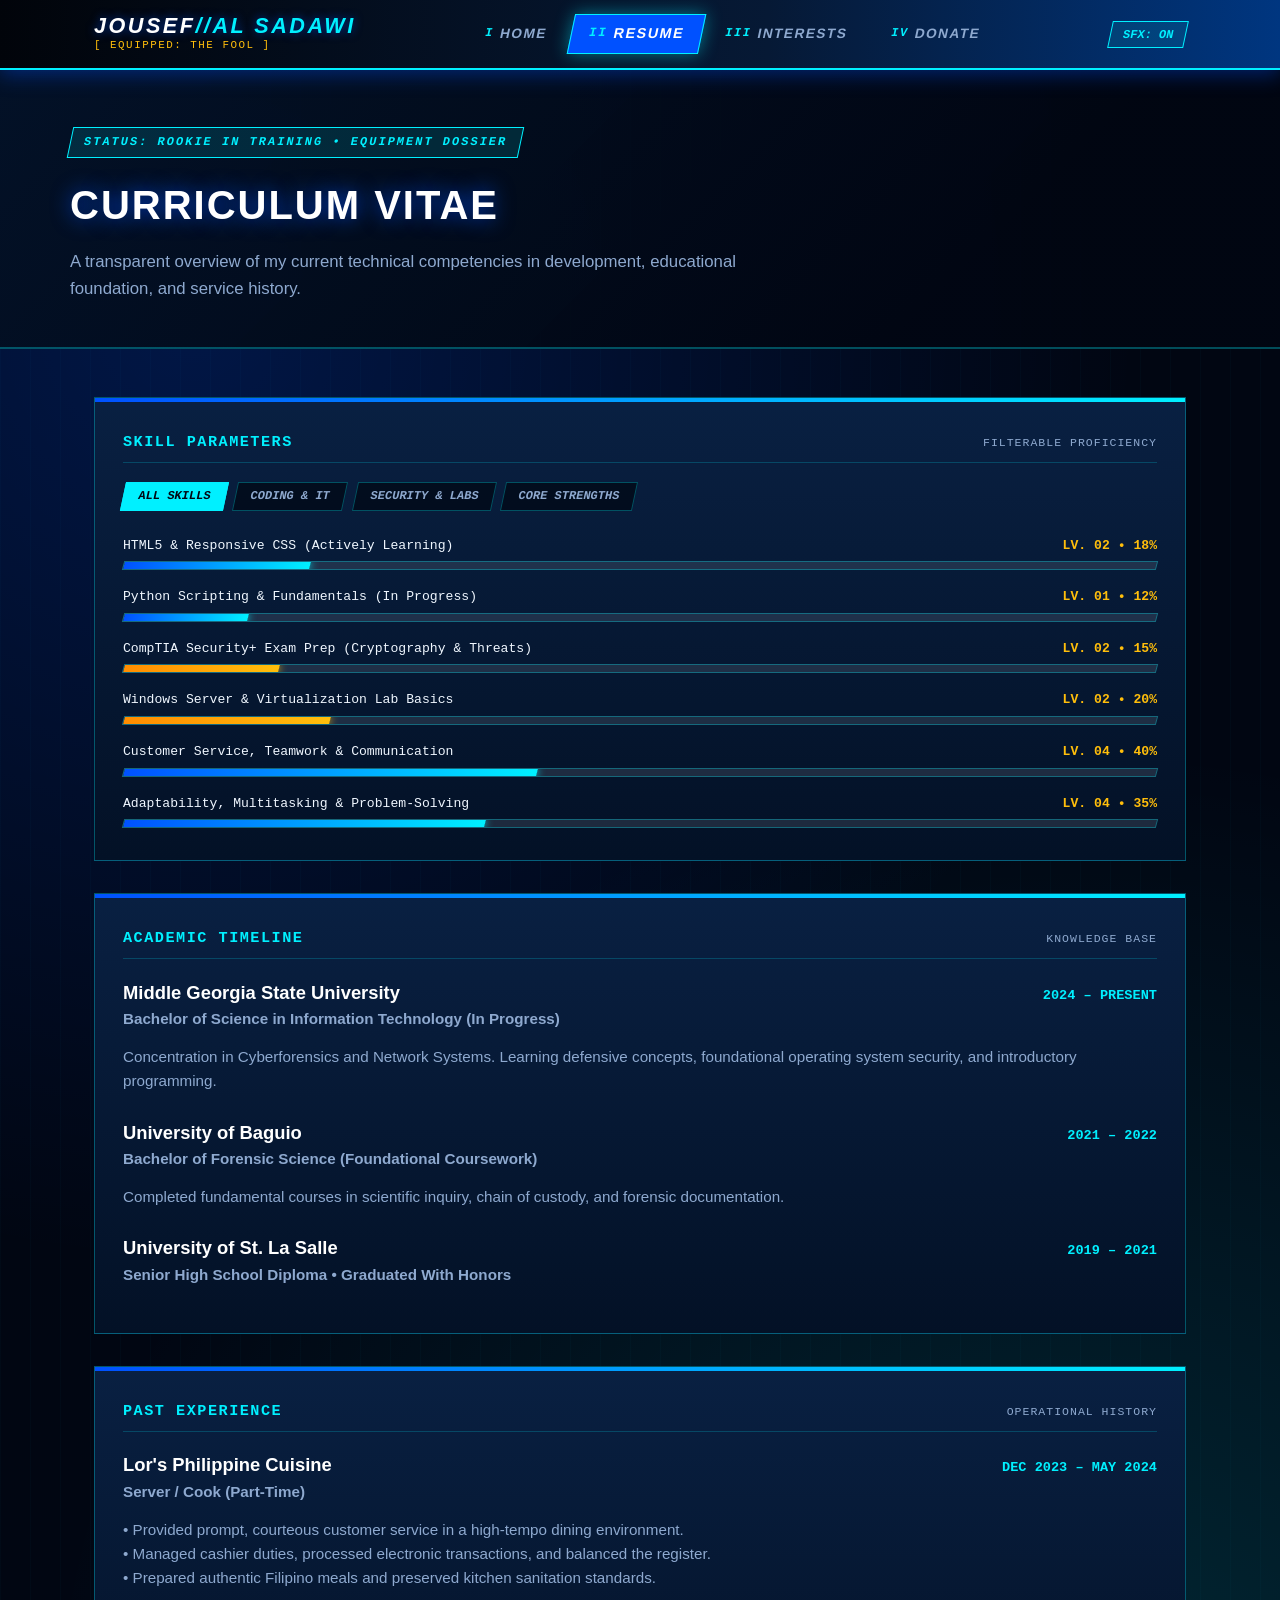
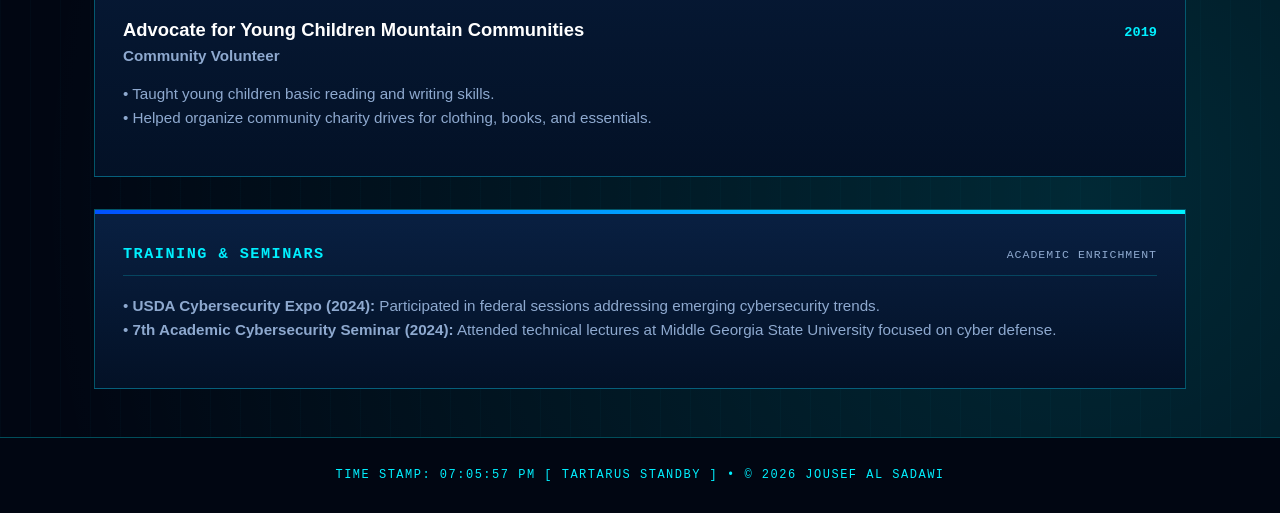
<file: resume.htm>
<!DOCTYPE html>
<html lang="en">
<head>
  <meta charset="UTF-8">
  <meta name="viewport" content="width=device-width, initial-scale=1.0">
  <title>Resume | Jousef Al Sadawi</title>
  <link rel="stylesheet" href="style.css">
</head>
<body>

  <!-- Navigation Bar -->
  <header class="site-header">
    <div class="nav-container">
      <div class="brand">
        <a href="index.htm">JOUSEF<span>//AL SADAWI</span></a>
        <span id="equipped-badge" class="system-call">[ EQUIPPED: THE FOOL ]</span>
      </div>
      <nav class="main-nav">
        <ul>
          <li><a href="index.htm"><span class="nav-num">I</span>Home</a></li>
          <li><a href="Resume.htm" class="active"><span class="nav-num">II</span>Resume</a></li>
          <li><a href="Interests.htm"><span class="nav-num">III</span>Interests</a></li>
          <li><a href="Donate.htm"><span class="nav-num">IV</span>Donate</a></li>
        </ul>
      </nav>
      <button type="button" id="sfx-toggle" class="btn-hud-sfx">SFX: ON</button>
    </div>
  </header>

  <!-- Page Header Banner -->
  <section class="hero-section">
    <div class="hero-container">
      <div class="hero-content-col">
        <span class="status-tag">STATUS: ROOKIE IN TRAINING &bull; EQUIPMENT DOSSIER</span>
        <h1>Curriculum Vitae</h1>
        <p class="hero-summary">
          A transparent overview of my current technical competencies in development, educational foundation, and service history.
        </p>
      </div>
    </div>
  </section>

  <!-- Main Content Area -->
  <main class="main-container">

    <!-- Interactive Skills & Qualifications Section -->
    <article class="content-card tarot-card resume-section-card">
      <div class="tarot-header">
        <h2 class="tarot-numeral">SKILL PARAMETERS</h2>
        <span class="tarot-sub">FILTERABLE PROFICIENCY</span>
      </div>

      <!-- JS Filter Buttons -->
      <div class="filter-bar">
        <button type="button" class="filter-btn active-filter" data-filter="all">ALL SKILLS</button>
        <button type="button" class="filter-btn" data-filter="tech">CODING &amp; IT</button>
        <button type="button" class="filter-btn" data-filter="cert">SECURITY &amp; LABS</button>
        <button type="button" class="filter-btn" data-filter="soft">CORE STRENGTHS</button>
      </div>

      <div class="xp-skill-list">
        <div class="xp-item" data-category="tech">
          <div class="xp-meta">
            <span>HTML5 &amp; Responsive CSS (Actively Learning)</span>
            <span class="xp-lvl">LV. 02 &bull; 18%</span>
          </div>
          <div class="gauge-bar"><div class="fill-hp xp-18"></div></div>
        </div>

        <div class="xp-item" data-category="tech">
          <div class="xp-meta">
            <span>Python Scripting &amp; Fundamentals (In Progress)</span>
            <span class="xp-lvl">LV. 01 &bull; 12%</span>
          </div>
          <div class="gauge-bar"><div class="fill-hp xp-12"></div></div>
        </div>

        <div class="xp-item" data-category="cert">
          <div class="xp-meta">
            <span>CompTIA Security+ Exam Prep (Cryptography &amp; Threats)</span>
            <span class="xp-lvl">LV. 02 &bull; 15%</span>
          </div>
          <div class="gauge-bar"><div class="fill-sp xp-15"></div></div>
        </div>

        <div class="xp-item" data-category="cert">
          <div class="xp-meta">
            <span>Windows Server &amp; Virtualization Lab Basics</span>
            <span class="xp-lvl">LV. 02 &bull; 20%</span>
          </div>
          <div class="gauge-bar"><div class="fill-sp xp-20"></div></div>
        </div>

        <div class="xp-item" data-category="soft">
          <div class="xp-meta">
            <span>Customer Service, Teamwork &amp; Communication</span>
            <span class="xp-lvl">LV. 04 &bull; 40%</span>
          </div>
          <div class="gauge-bar"><div class="fill-hp xp-40"></div></div>
        </div>

        <div class="xp-item" data-category="soft">
          <div class="xp-meta">
            <span>Adaptability, Multitasking &amp; Problem-Solving</span>
            <span class="xp-lvl">LV. 04 &bull; 35%</span>
          </div>
          <div class="gauge-bar"><div class="fill-hp xp-35"></div></div>
        </div>
      </div>
    </article>

    <!-- Education Section -->
    <article class="content-card tarot-card resume-section-card">
      <div class="tarot-header">
        <h2 class="tarot-numeral">ACADEMIC TIMELINE</h2>
        <span class="tarot-sub">KNOWLEDGE BASE</span>
      </div>
      
      <div class="resume-entry">
        <div class="resume-entry-header">
          <h3 class="resume-entry-title">Middle Georgia State University</h3>
          <span class="resume-date">2024 &ndash; PRESENT</span>
        </div>
        <p class="resume-role">Bachelor of Science in Information Technology (In Progress)</p>
        <p>
          Concentration in Cyberforensics and Network Systems. Learning defensive concepts, foundational operating system security, and introductory programming.
        </p>
      </div>

      <div class="resume-entry">
        <div class="resume-entry-header">
          <h3 class="resume-entry-title">University of Baguio</h3>
          <span class="resume-date">2021 &ndash; 2022</span>
        </div>
        <p class="resume-role">Bachelor of Forensic Science (Foundational Coursework)</p>
        <p>
          Completed fundamental courses in scientific inquiry, chain of custody, and forensic documentation.
        </p>
      </div>

      <div class="resume-entry-last">
        <div class="resume-entry-header">
          <h3 class="resume-entry-title">University of St. La Salle</h3>
          <span class="resume-date">2019 &ndash; 2021</span>
        </div>
        <p class="resume-role">Senior High School Diploma &bull; Graduated With Honors</p>
      </div>
    </article>

    <!-- Work & Volunteer History -->
    <article class="content-card tarot-card resume-section-card">
      <div class="tarot-header">
        <h2 class="tarot-numeral">PAST EXPERIENCE</h2>
        <span class="tarot-sub">OPERATIONAL HISTORY</span>
      </div>

      <div class="resume-entry">
        <div class="resume-entry-header">
          <h3 class="resume-entry-title">Lor's Philippine Cuisine</h3>
          <span class="resume-date">DEC 2023 &ndash; MAY 2024</span>
        </div>
        <p class="resume-role">Server / Cook (Part-Time)</p>
        <p>
          &bull; Provided prompt, courteous customer service in a high-tempo dining environment.<br>
          &bull; Managed cashier duties, processed electronic transactions, and balanced the register.<br>
          &bull; Prepared authentic Filipino meals and preserved kitchen sanitation standards.
        </p>
      </div>

      <div class="resume-entry-last">
        <div class="resume-entry-header">
          <h3 class="resume-entry-title">Advocate for Young Children Mountain Communities</h3>
          <span class="resume-date">2019</span>
        </div>
        <p class="resume-role">Community Volunteer</p>
        <p>
          &bull; Taught young children basic reading and writing skills.<br>
          &bull; Helped organize community charity drives for clothing, books, and essentials.
        </p>
      </div>
    </article>

    <!-- Activities & Seminars -->
    <article class="content-card tarot-card">
      <div class="tarot-header">
        <h2 class="tarot-numeral">TRAINING &amp; SEMINARS</h2>
        <span class="tarot-sub">ACADEMIC ENRICHMENT</span>
      </div>
      <p>
        &bull; <strong>USDA Cybersecurity Expo (2024):</strong> Participated in federal sessions addressing emerging cybersecurity trends.<br>
        &bull; <strong>7th Academic Cybersecurity Seminar (2024):</strong> Attended technical lectures at Middle Georgia State University focused on cyber defense.
      </p>
    </article>

  </main>

  <!-- Site Footer -->
  <footer class="site-footer">
    <div class="footer-container">
      <p><span id="live-clock">TIME STAMP: 00:00 [ STANDBY ]</span> &bull; &copy; 2026 JOUSEF AL SADAWI</p>
    </div>
  </footer>

  <script src="script.js"></script>
</body>
</html>
</file>
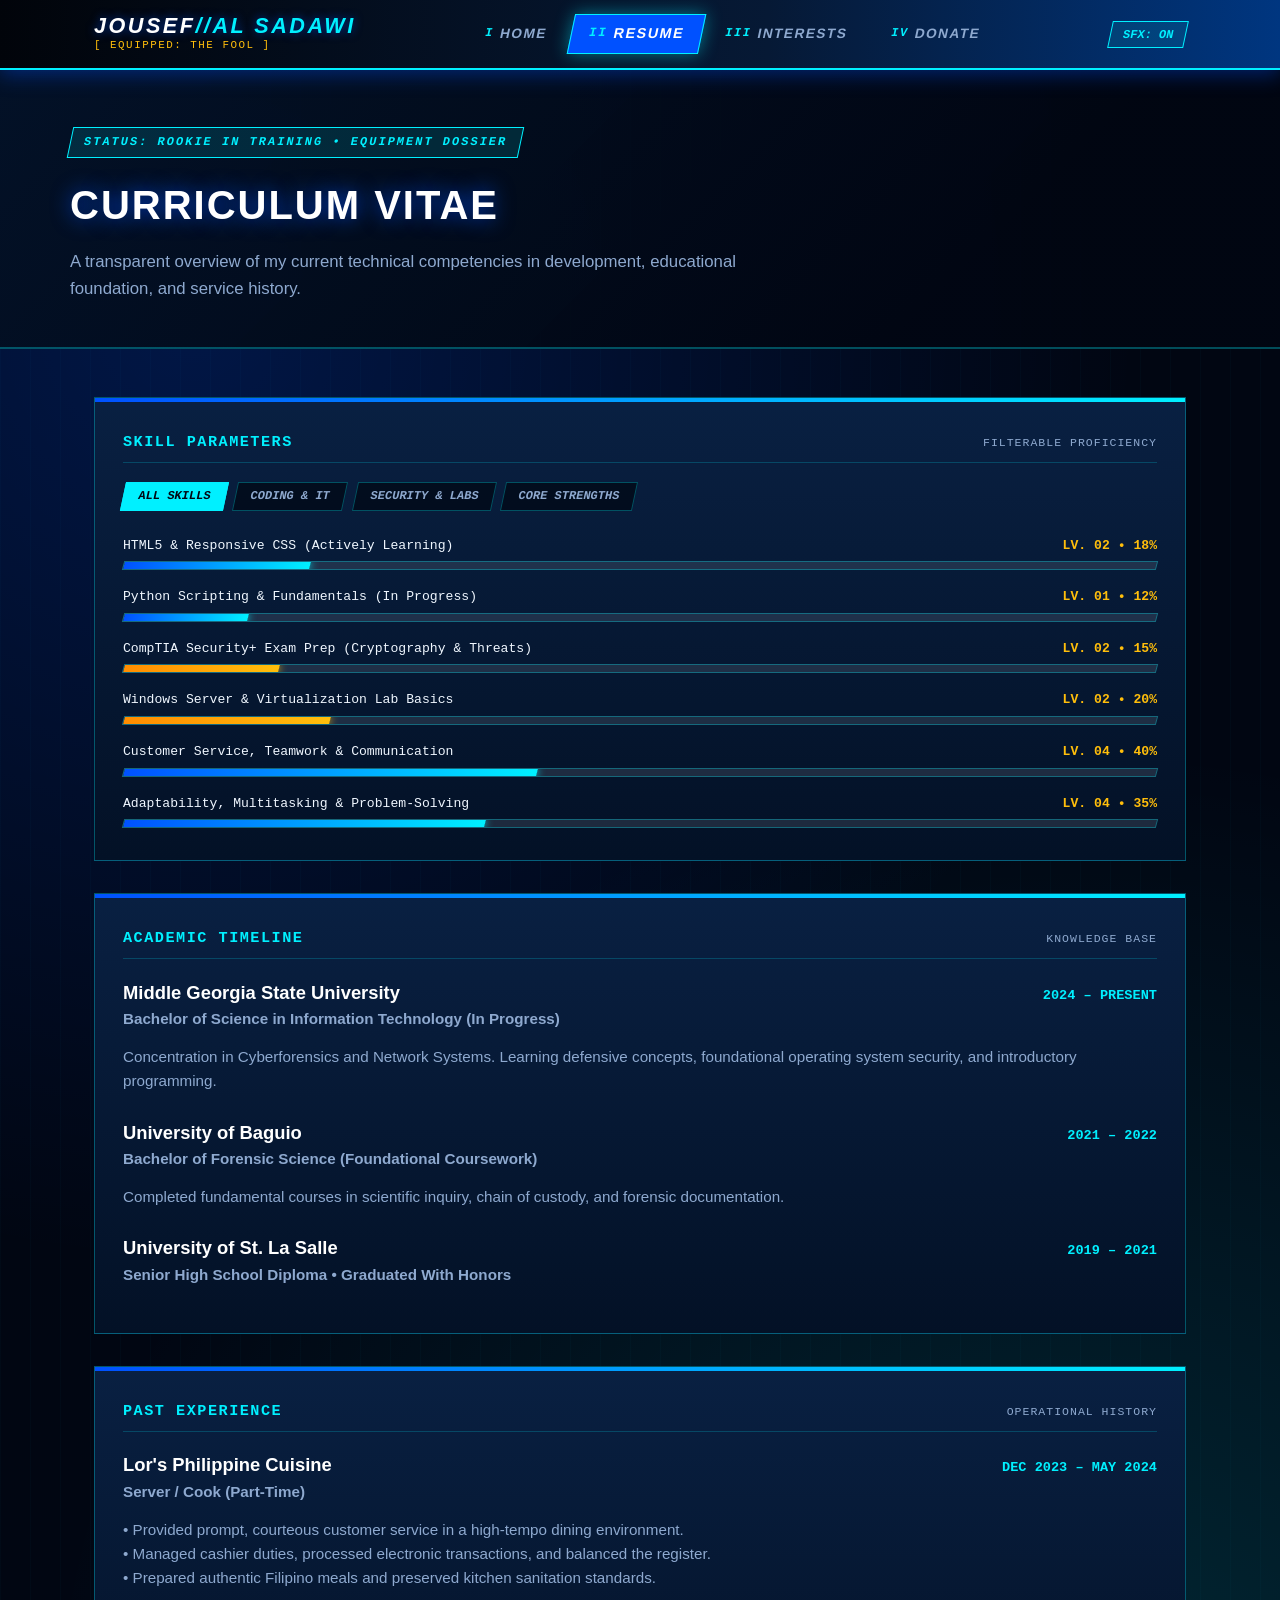
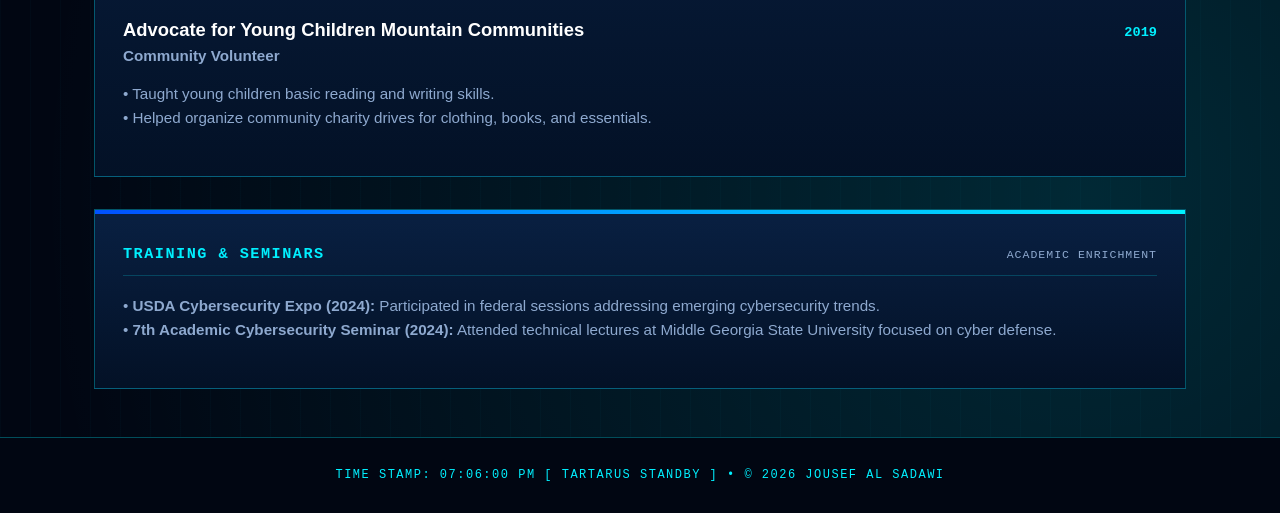
<file: Resume.htm>
<!DOCTYPE html>
<html lang="en">
<head>
  <meta charset="UTF-8">
  <meta name="viewport" content="width=device-width, initial-scale=1.0">
  <title>Resume | Jousef Al Sadawi</title>
  <link rel="stylesheet" href="style.css">
</head>
<body>

  <!-- Navigation Bar -->
  <header class="site-header">
    <div class="nav-container">
      <div class="brand">
        <a href="index.htm">JOUSEF<span>//AL SADAWI</span></a>
        <span id="equipped-badge" class="system-call">[ EQUIPPED: THE FOOL ]</span>
      </div>
      <nav class="main-nav">
        <ul>
          <li><a href="index.htm"><span class="nav-num">I</span>Home</a></li>
          <li><a href="Resume.htm" class="active"><span class="nav-num">II</span>Resume</a></li>
          <li><a href="Interests.htm"><span class="nav-num">III</span>Interests</a></li>
          <li><a href="Donate.htm"><span class="nav-num">IV</span>Donate</a></li>
        </ul>
      </nav>
      <button type="button" id="sfx-toggle" class="btn-hud-sfx">SFX: ON</button>
    </div>
  </header>

  <!-- Page Header Banner -->
  <section class="hero-section">
    <div class="hero-container">
      <div class="hero-content-col">
        <span class="status-tag">STATUS: ROOKIE IN TRAINING &bull; EQUIPMENT DOSSIER</span>
        <h1>Curriculum Vitae</h1>
        <p class="hero-summary">
          A transparent overview of my current technical competencies in development, educational foundation, and service history.
        </p>
      </div>
    </div>
  </section>

  <!-- Main Content Area -->
  <main class="main-container">

    <!-- Interactive Skills & Qualifications Section -->
    <article class="content-card tarot-card resume-section-card">
      <div class="tarot-header">
        <h2 class="tarot-numeral">SKILL PARAMETERS</h2>
        <span class="tarot-sub">FILTERABLE PROFICIENCY</span>
      </div>

      <!-- JS Filter Buttons -->
      <div class="filter-bar">
        <button type="button" class="filter-btn active-filter" data-filter="all">ALL SKILLS</button>
        <button type="button" class="filter-btn" data-filter="tech">CODING &amp; IT</button>
        <button type="button" class="filter-btn" data-filter="cert">SECURITY &amp; LABS</button>
        <button type="button" class="filter-btn" data-filter="soft">CORE STRENGTHS</button>
      </div>

      <div class="xp-skill-list">
        <div class="xp-item" data-category="tech">
          <div class="xp-meta">
            <span>HTML5 &amp; Responsive CSS (Actively Learning)</span>
            <span class="xp-lvl">LV. 02 &bull; 18%</span>
          </div>
          <div class="gauge-bar"><div class="fill-hp xp-18"></div></div>
        </div>

        <div class="xp-item" data-category="tech">
          <div class="xp-meta">
            <span>Python Scripting &amp; Fundamentals (In Progress)</span>
            <span class="xp-lvl">LV. 01 &bull; 12%</span>
          </div>
          <div class="gauge-bar"><div class="fill-hp xp-12"></div></div>
        </div>

        <div class="xp-item" data-category="cert">
          <div class="xp-meta">
            <span>CompTIA Security+ Exam Prep (Cryptography &amp; Threats)</span>
            <span class="xp-lvl">LV. 02 &bull; 15%</span>
          </div>
          <div class="gauge-bar"><div class="fill-sp xp-15"></div></div>
        </div>

        <div class="xp-item" data-category="cert">
          <div class="xp-meta">
            <span>Windows Server &amp; Virtualization Lab Basics</span>
            <span class="xp-lvl">LV. 02 &bull; 20%</span>
          </div>
          <div class="gauge-bar"><div class="fill-sp xp-20"></div></div>
        </div>

        <div class="xp-item" data-category="soft">
          <div class="xp-meta">
            <span>Customer Service, Teamwork &amp; Communication</span>
            <span class="xp-lvl">LV. 04 &bull; 40%</span>
          </div>
          <div class="gauge-bar"><div class="fill-hp xp-40"></div></div>
        </div>

        <div class="xp-item" data-category="soft">
          <div class="xp-meta">
            <span>Adaptability, Multitasking &amp; Problem-Solving</span>
            <span class="xp-lvl">LV. 04 &bull; 35%</span>
          </div>
          <div class="gauge-bar"><div class="fill-hp xp-35"></div></div>
        </div>
      </div>
    </article>

    <!-- Education Section -->
    <article class="content-card tarot-card resume-section-card">
      <div class="tarot-header">
        <h2 class="tarot-numeral">ACADEMIC TIMELINE</h2>
        <span class="tarot-sub">KNOWLEDGE BASE</span>
      </div>
      
      <div class="resume-entry">
        <div class="resume-entry-header">
          <h3 class="resume-entry-title">Middle Georgia State University</h3>
          <span class="resume-date">2024 &ndash; PRESENT</span>
        </div>
        <p class="resume-role">Bachelor of Science in Information Technology (In Progress)</p>
        <p>
          Concentration in Cyberforensics and Network Systems. Learning defensive concepts, foundational operating system security, and introductory programming.
        </p>
      </div>

      <div class="resume-entry">
        <div class="resume-entry-header">
          <h3 class="resume-entry-title">University of Baguio</h3>
          <span class="resume-date">2021 &ndash; 2022</span>
        </div>
        <p class="resume-role">Bachelor of Forensic Science (Foundational Coursework)</p>
        <p>
          Completed fundamental courses in scientific inquiry, chain of custody, and forensic documentation.
        </p>
      </div>

      <div class="resume-entry-last">
        <div class="resume-entry-header">
          <h3 class="resume-entry-title">University of St. La Salle</h3>
          <span class="resume-date">2019 &ndash; 2021</span>
        </div>
        <p class="resume-role">Senior High School Diploma &bull; Graduated With Honors</p>
      </div>
    </article>

    <!-- Work & Volunteer History -->
    <article class="content-card tarot-card resume-section-card">
      <div class="tarot-header">
        <h2 class="tarot-numeral">PAST EXPERIENCE</h2>
        <span class="tarot-sub">OPERATIONAL HISTORY</span>
      </div>

      <div class="resume-entry">
        <div class="resume-entry-header">
          <h3 class="resume-entry-title">Lor's Philippine Cuisine</h3>
          <span class="resume-date">DEC 2023 &ndash; MAY 2024</span>
        </div>
        <p class="resume-role">Server / Cook (Part-Time)</p>
        <p>
          &bull; Provided prompt, courteous customer service in a high-tempo dining environment.<br>
          &bull; Managed cashier duties, processed electronic transactions, and balanced the register.<br>
          &bull; Prepared authentic Filipino meals and preserved kitchen sanitation standards.
        </p>
      </div>

      <div class="resume-entry-last">
        <div class="resume-entry-header">
          <h3 class="resume-entry-title">Advocate for Young Children Mountain Communities</h3>
          <span class="resume-date">2019</span>
        </div>
        <p class="resume-role">Community Volunteer</p>
        <p>
          &bull; Taught young children basic reading and writing skills.<br>
          &bull; Helped organize community charity drives for clothing, books, and essentials.
        </p>
      </div>
    </article>

    <!-- Activities & Seminars -->
    <article class="content-card tarot-card">
      <div class="tarot-header">
        <h2 class="tarot-numeral">TRAINING &amp; SEMINARS</h2>
        <span class="tarot-sub">ACADEMIC ENRICHMENT</span>
      </div>
      <p>
        &bull; <strong>USDA Cybersecurity Expo (2024):</strong> Participated in federal sessions addressing emerging cybersecurity trends.<br>
        &bull; <strong>7th Academic Cybersecurity Seminar (2024):</strong> Attended technical lectures at Middle Georgia State University focused on cyber defense.
      </p>
    </article>

  </main>

  <!-- Site Footer -->
  <footer class="site-footer">
    <div class="footer-container">
      <p><span id="live-clock">TIME STAMP: 00:00 [ STANDBY ]</span> &bull; &copy; 2026 JOUSEF AL SADAWI</p>
    </div>
  </footer>

  <script src="script.js"></script>
</body>
</html>
</file>
<file: style.css>
/* ========================================================
   Tactical Menu UI & Theme Engine (style.css)
   ======================================================== */
:root {
  --p3r-abyss: #010612;
  --p3r-deep: #031126;
  --p3r-surface: #071936;
  --p3r-card-bg: #092042;
  --p3r-blue: #0051ff;
  --p3r-cyan: #00f0ff;
  --p3r-amber: #ffbe0b;
  --p3r-glow: rgba(0, 240, 255, 0.45);
  --p3r-border: rgba(0, 240, 255, 0.3);
  --text-main: #f0f7ff;
  --text-muted: #8ea9cf;
  --font-ui: "Segoe UI", -apple-system, BlinkMacSystemFont, "Trebuchet MS", sans-serif;
  --font-mono: "Consolas", "Courier New", monospace;
}

* {
  box-sizing: border-box;
  margin: 0;
  padding: 0;
}

body {
  font-family: var(--font-ui);
  background-color: var(--p3r-abyss);
  background-image: 
    radial-gradient(circle at 15% 15%, rgba(0, 81, 255, 0.22) 0%, transparent 45%),
    radial-gradient(circle at 85% 85%, rgba(0, 240, 255, 0.15) 0%, transparent 50%),
    linear-gradient(to right, rgba(0, 240, 255, 0.02) 1px, transparent 1px);
  background-size: 100% 100%, 100% 100%, 30px 30px;
  color: var(--text-main);
  line-height: 1.6;
  min-height: 100vh;
  display: flex;
  flex-direction: column;
  overflow-x: hidden;
}

/* ========================================================
   Inner Pages Header & Navigation
   ======================================================== */
.site-header {
  background: linear-gradient(90deg, #01040a 0%, #061935 60%, #003680 100%);
  border-bottom: 2px solid var(--p3r-cyan);
  box-shadow: 0 4px 20px rgba(0, 81, 255, 0.4);
  position: sticky;
  top: 0;
  z-index: 1000;
}

.nav-container {
  max-width: 1140px;
  margin: 0 auto;
  padding: 0.85rem 1.5rem;
  display: flex;
  justify-content: space-between;
  align-items: center;
  gap: 1rem;
}

.brand {
  display: flex;
  flex-direction: column;
}

.brand a {
  color: #ffffff;
  font-size: 1.35rem;
  font-weight: 900;
  letter-spacing: 2.5px;
  text-decoration: none;
  font-style: italic;
  line-height: 1.1;
  text-shadow: 0 0 10px rgba(0, 81, 255, 0.6);
}

.brand a span {
  color: var(--p3r-cyan);
}

.system-call {
  font-family: var(--font-mono);
  font-size: 0.68rem;
  color: var(--p3r-amber);
  letter-spacing: 1.5px;
}

.main-nav ul {
  display: flex;
  list-style: none;
  gap: 0.6rem;
}

.main-nav a {
  color: var(--text-muted);
  text-decoration: none;
  font-size: 0.85rem;
  font-weight: 800;
  letter-spacing: 1.5px;
  text-transform: uppercase;
  padding: 0.45rem 1rem;
  display: flex;
  align-items: center;
  gap: 0.4rem;
  transform: skewX(-12deg);
  border: 1px solid transparent;
  transition: all 0.25s cubic-bezier(0.2, 0.8, 0.2, 1);
}

.nav-num {
  color: var(--p3r-cyan);
  font-family: var(--font-mono);
  font-size: 0.75rem;
}

.main-nav a:hover,
.main-nav a.active {
  color: #ffffff;
  background: var(--p3r-blue);
  border-color: var(--p3r-cyan);
  box-shadow: 0 0 16px var(--p3r-glow);
  transform: skewX(-12deg) scale(1.05);
}

.btn-hud-sfx {
  background: rgba(0, 240, 255, 0.1);
  border: 1px solid var(--p3r-cyan);
  color: var(--p3r-cyan);
  font-family: var(--font-mono);
  font-size: 0.75rem;
  font-weight: 800;
  padding: 0.35rem 0.75rem;
  cursor: pointer;
  transform: skewX(-12deg);
  transition: all 0.2s ease;
}

.btn-hud-sfx:hover {
  background: var(--p3r-cyan);
  color: var(--p3r-abyss);
}

/* ========================================================
   Full-Screen Game Menu Homepage (index.htm)
   ======================================================== */
.p3r-menu-screen {
  background: radial-gradient(circle at 75% 30%, #0044aa 0%, #031126 55%, #01050d 100%);
}

.game-hud-bar {
  max-width: 1240px;
  width: 100%;
  margin: 0 auto;
  padding: 1.25rem 1.5rem 0.5rem;
  display: flex;
  justify-content: space-between;
  align-items: center;
}

.hud-date-cluster {
  display: flex;
  align-items: center;
  gap: 0.75rem;
}

.hud-big-date {
  font-size: 2.3rem;
  font-weight: 900;
  font-style: italic;
  color: #ffffff;
  line-height: 1;
  text-shadow: 0 0 15px rgba(0, 240, 255, 0.6);
}

.hud-day-info {
  display: flex;
  flex-direction: column;
  font-family: var(--font-mono);
  font-size: 0.75rem;
  font-weight: 800;
  letter-spacing: 1.5px;
}

.hud-day {
  color: var(--p3r-cyan);
}

.hud-period {
  color: var(--p3r-amber);
}

.hud-right-controls {
  display: flex;
  align-items: center;
  gap: 1.25rem;
}

.hud-moon-cluster {
  display: flex;
  align-items: center;
  gap: 0.85rem;
}

.moon-text {
  display: flex;
  flex-direction: column;
  text-align: right;
  font-family: var(--font-mono);
}

.moon-label {
  font-size: 0.65rem;
  color: var(--text-muted);
  letter-spacing: 1.5px;
}

.moon-state {
  font-size: 0.8rem;
  font-weight: 800;
  color: var(--p3r-cyan);
  letter-spacing: 1px;
}

.moon-orb {
  width: 34px;
  height: 34px;
  border-radius: 50%;
  background: radial-gradient(circle at 30% 30%, #ffffff, #00f0ff 60%, #0051ff 100%);
  box-shadow: 0 0 16px var(--p3r-cyan);
}

.game-menu-stage {
  max-width: 1240px;
  width: 100%;
  margin: auto;
  padding: 1.5rem;
  display: flex;
  align-items: center;
  gap: 3rem;
  flex: 1;
}

.command-column {
  flex: 1;
  display: flex;
  flex-direction: column;
  gap: 1.5rem;
}

.menu-header-tag .sys-prefix {
  font-family: var(--font-mono);
  font-size: 0.75rem;
  color: var(--p3r-cyan);
  letter-spacing: 2px;
  display: block;
  margin-bottom: 0.25rem;
}

.menu-header-tag h1 {
  font-size: 2.5rem;
  font-weight: 900;
  font-style: italic;
  letter-spacing: 2px;
  color: #ffffff;
  text-shadow: 0 0 18px rgba(0, 81, 255, 0.8);
}

.p3r-command-list ul {
  list-style: none;
  display: flex;
  flex-direction: column;
  gap: 0.85rem;
}

.cmd-blade {
  display: flex;
  align-items: center;
  gap: 1.1rem;
  text-decoration: none;
  background: linear-gradient(90deg, rgba(8, 28, 60, 0.9) 0%, rgba(0, 81, 255, 0.25) 100%);
  border-left: 5px solid var(--p3r-cyan);
  border-top: 1px solid rgba(0, 240, 255, 0.2);
  border-bottom: 1px solid rgba(0, 240, 255, 0.2);
  padding: 0.9rem 1.5rem;
  transform: skewX(-14deg);
  transition: all 0.22s cubic-bezier(0.2, 0.8, 0.2, 1);
}

.cmd-blade:hover,
.cmd-blade.active-blade {
  background: linear-gradient(90deg, var(--p3r-cyan) 0%, var(--p3r-blue) 85%);
  transform: skewX(-14deg) translateX(18px) scale(1.02);
  box-shadow: -8px 6px 24px rgba(0, 240, 255, 0.45);
}

.cmd-roman {
  font-family: var(--font-mono);
  font-size: 1rem;
  font-weight: 900;
  color: var(--p3r-cyan);
}

.cmd-title {
  font-size: 1.55rem;
  font-weight: 900;
  font-style: italic;
  letter-spacing: 2px;
  color: #ffffff;
}

.cmd-sub {
  margin-left: auto;
  font-family: var(--font-mono);
  font-size: 0.7rem;
  letter-spacing: 1.5px;
  color: var(--text-muted);
}

.cmd-blade:hover .cmd-roman,
.cmd-blade:hover .cmd-title,
.cmd-blade:hover .cmd-sub,
.cmd-blade.active-blade .cmd-roman,
.cmd-blade.active-blade .cmd-title,
.cmd-blade.active-blade .cmd-sub {
  color: #010612;
  font-weight: 900;
}

.cmd-help-ticker {
  display: flex;
  align-items: flex-start;
  gap: 0.75rem;
  background-color: rgba(1, 6, 18, 0.85);
  border: 1px solid var(--p3r-border);
  padding: 0.85rem 1rem;
}

.ticker-badge {
  background-color: var(--p3r-cyan);
  color: #010612;
  font-family: var(--font-mono);
  font-size: 0.7rem;
  font-weight: 900;
  padding: 0.15rem 0.5rem;
  transform: skewX(-12deg);
}

.cmd-help-ticker p {
  font-size: 0.88rem;
  color: var(--text-main);
  line-height: 1.5;
}

.character-stage {
  flex: 1.15;
  display: flex;
  flex-direction: column;
  gap: 1.25rem;
}

.portrait-backdrop {
  display: flex;
  align-items: center;
  gap: 1.5rem;
  background: linear-gradient(135deg, rgba(0, 81, 255, 0.25), rgba(1, 6, 18, 0.85));
  border: 1px solid var(--p3r-border);
  padding: 1.25rem;
}

.p3r-portrait-box {
  width: 120px;
  height: 120px;
  border: 2px solid var(--p3r-cyan);
  box-shadow: 0 0 20px var(--p3r-glow);
  transform: skewX(-6deg);
  overflow: hidden;
  flex-shrink: 0;
}

.p3r-portrait-box img {
  width: 100%;
  height: 100%;
  object-fit: cover;
}

.portrait-glass-tag {
  display: flex;
  flex-direction: column;
  gap: 0.35rem;
}

.lvl-num {
  font-family: var(--font-mono);
  font-size: 1.65rem;
  font-weight: 900;
  color: var(--p3r-amber);
  line-height: 1;
}

.lvl-class {
  font-family: var(--font-mono);
  font-size: 0.8rem;
  color: var(--p3r-cyan);
  letter-spacing: 2px;
}

.persona-deck-panel {
  background-color: rgba(7, 25, 54, 0.9);
  border: 1px solid var(--p3r-border);
  padding: 1.25rem;
}

.deck-top-bar {
  display: flex;
  align-items: center;
  gap: 0.75rem;
  flex-wrap: wrap;
  margin-bottom: 1rem;
  border-bottom: 1px solid rgba(0, 240, 255, 0.2);
  padding-bottom: 0.65rem;
}

.tarot-card-tag {
  background: var(--p3r-blue);
  color: #ffffff;
  font-family: var(--font-mono);
  font-size: 0.75rem;
  font-weight: 800;
  padding: 0.2rem 0.6rem;
  transform: skewX(-12deg);
  border: 1px solid var(--p3r-cyan);
}

.arcana-name {
  font-family: var(--font-mono);
  color: var(--p3r-cyan);
  font-size: 0.8rem;
  font-weight: 700;
  letter-spacing: 1.5px;
}

.btn-mini-summon {
  margin-left: auto;
  background: transparent;
  border: 1px solid var(--p3r-cyan);
  color: var(--p3r-cyan);
  font-family: var(--font-mono);
  font-size: 0.72rem;
  font-weight: 800;
  padding: 0.3rem 0.65rem;
  cursor: pointer;
  transform: skewX(-12deg);
  transition: all 0.2s ease;
}

.btn-mini-summon:hover {
  background-color: var(--p3r-cyan);
  color: #010612;
}

.stat-gauges {
  margin-bottom: 1.25rem;
  display: flex;
  flex-direction: column;
  gap: 0.6rem;
}

.gauge-row {
  display: flex;
  align-items: center;
  gap: 0.75rem;
  font-family: var(--font-mono);
  font-size: 0.75rem;
  font-weight: 700;
}

.gauge-label {
  width: 135px;
  color: var(--text-main);
  letter-spacing: 1px;
}

.gauge-bar {
  flex: 1;
  height: 9px;
  background-color: rgba(255, 255, 255, 0.1);
  border: 1px solid var(--p3r-border);
  transform: skewX(-15deg);
  overflow: hidden;
}

.fill-hp {
  height: 100%;
  background: linear-gradient(90deg, #0051ff, #00f0ff);
  box-shadow: 0 0 8px var(--p3r-cyan);
  transition: width 0.5s cubic-bezier(0.2, 0.8, 0.2, 1);
}

.fill-sp {
  height: 100%;
  background: linear-gradient(90deg, #ff8c00, #ffbe0b);
  box-shadow: 0 0 8px var(--p3r-amber);
  transition: width 0.5s cubic-bezier(0.2, 0.8, 0.2, 1);
}

.initial-hp { width: 28%; }
.initial-sp { width: 22%; }

.gauge-val {
  width: 55px;
  text-align: right;
  color: var(--p3r-cyan);
}

.arcana-tabs {
  display: flex;
  flex-direction: column;
  gap: 0.65rem;
}

.mini-tarot {
  background-color: rgba(1, 6, 18, 0.65);
  border: 1px solid rgba(0, 240, 255, 0.2);
  padding: 0.75rem 1rem;
  transition: all 0.2s ease;
}

.mini-tarot h2 {
  font-family: var(--font-mono);
  font-size: 0.85rem;
  color: var(--p3r-cyan);
  letter-spacing: 1px;
  margin-bottom: 0.25rem;
}

.mini-tarot p {
  font-size: 0.86rem;
  color: var(--text-muted);
  line-height: 1.45;
}

.persona-selectable {
  cursor: pointer;
}

.persona-equipped {
  border-color: var(--p3r-amber) !important;
  box-shadow: 0 0 18px rgba(255, 190, 11, 0.3);
}

/* ========================================================
   Inner Pages Hero, Cards & Resume Styling
   ======================================================== */
.hero-section {
  background: linear-gradient(135deg, rgba(3, 17, 38, 0.95) 0%, rgba(1, 6, 18, 0.98) 75%);
  border-bottom: 2px solid var(--p3r-border);
  padding: 3.5rem 1.5rem 2.75rem;
}

.hero-container {
  max-width: 1140px;
  margin: 0 auto;
}

.status-tag {
  display: inline-block;
  font-family: var(--font-mono);
  background-color: rgba(0, 240, 255, 0.12);
  border: 1px solid var(--p3r-cyan);
  color: var(--p3r-cyan);
  font-size: 0.75rem;
  font-weight: 800;
  letter-spacing: 2px;
  padding: 0.3rem 0.8rem;
  transform: skewX(-12deg);
  margin-bottom: 1rem;
}

.hero-content-col h1 {
  font-size: 2.5rem;
  font-weight: 900;
  letter-spacing: 2px;
  text-transform: uppercase;
  color: #ffffff;
  margin-bottom: 0.75rem;
  text-shadow: 0 0 20px rgba(0, 81, 255, 0.75);
}

.hero-summary {
  font-size: 1.05rem;
  color: var(--text-muted);
  max-width: 720px;
}

.main-container {
  max-width: 1140px;
  margin: 3rem auto;
  padding: 0 1.5rem;
  flex: 1;
  width: 100%;
}

.card-grid {
  display: flex;
  gap: 1.75rem;
}

.content-card.tarot-card {
  flex: 1;
  background: linear-gradient(180deg, var(--p3r-card-bg) 0%, var(--p3r-deep) 100%);
  border: 1px solid var(--p3r-border);
  padding: 2rem 1.75rem;
  position: relative;
  transition: transform 0.3s ease, border-color 0.3s ease, box-shadow 0.3s ease;
}

.content-card.tarot-card::before {
  content: "";
  position: absolute;
  top: 0;
  left: 0;
  width: 100%;
  height: 4px;
  background: linear-gradient(90deg, var(--p3r-blue), var(--p3r-cyan));
}

.content-card.tarot-card:hover {
  transform: translateY(-4px);
  border-color: var(--p3r-cyan);
  box-shadow: 0 12px 30px rgba(0, 81, 255, 0.4);
}

.tarot-header {
  display: flex;
  justify-content: space-between;
  align-items: baseline;
  border-bottom: 1px solid rgba(0, 240, 255, 0.2);
  padding-bottom: 0.5rem;
  margin-bottom: 1.15rem;
}

.tarot-numeral {
  font-family: var(--font-mono);
  font-size: 0.95rem;
  font-weight: 800;
  color: var(--p3r-cyan);
  letter-spacing: 1.5px;
}

.tarot-sub {
  font-family: var(--font-mono);
  font-size: 0.72rem;
  color: var(--text-muted);
  letter-spacing: 1px;
}

.tarot-persona-title {
  margin-bottom: 1rem;
}

.tarot-persona-title h2 {
  font-size: 1.3rem;
  font-weight: 900;
  color: #ffffff;
  letter-spacing: 1.5px;
}

.persona-type {
  font-family: var(--font-mono);
  font-size: 0.7rem;
  color: var(--p3r-amber);
  letter-spacing: 1px;
  display: block;
}

.content-card p {
  font-size: 0.95rem;
  color: var(--text-muted);
  margin-bottom: 0.85rem;
}

/* Resume Specifics */
.resume-section-card { margin-bottom: 2rem; }
.resume-entry { margin-bottom: 1.5rem; }
.resume-entry-last { margin-bottom: 0; }
.resume-entry-header {
  display: flex;
  justify-content: space-between;
  align-items: baseline;
  flex-wrap: wrap;
}
.resume-entry-title { color: #ffffff; font-size: 1.15rem; }
.resume-date {
  color: var(--p3r-cyan);
  font-family: var(--font-mono);
  font-size: 0.85rem;
  font-weight: 700;
}
.resume-role {
  color: var(--p3r-cyan);
  font-weight: 600;
  margin-bottom: 0.5rem;
}

/* Resume Interactive Skill XP Filter */
.filter-bar {
  display: flex;
  flex-wrap: wrap;
  gap: 0.6rem;
  margin-bottom: 1.5rem;
}

.filter-btn {
  background: rgba(1, 6, 18, 0.7);
  border: 1px solid var(--p3r-border);
  color: var(--text-muted);
  font-family: var(--font-mono);
  font-size: 0.75rem;
  font-weight: 700;
  padding: 0.4rem 0.9rem;
  cursor: pointer;
  transform: skewX(-12deg);
  transition: all 0.2s ease;
}

.filter-btn:hover,
.filter-btn.active-filter {
  background: var(--p3r-cyan);
  color: var(--p3r-abyss);
  border-color: var(--p3r-cyan);
}

.xp-skill-list {
  display: flex;
  flex-direction: column;
  gap: 1rem;
}

.xp-item.hidden-skill {
  display: none;
}

.xp-meta {
  display: flex;
  justify-content: space-between;
  font-family: var(--font-mono);
  font-size: 0.82rem;
  color: var(--text-main);
  margin-bottom: 0.35rem;
}

.xp-lvl {
  color: var(--p3r-amber);
  font-weight: 800;
}

.xp-12 { width: 12%; }
.xp-15 { width: 15%; }
.xp-18 { width: 18%; }
.xp-20 { width: 20%; }
.xp-35 { width: 35%; }
.xp-40 { width: 40%; }

/* ========================================================
   Interests Slideshow & Modal Lightbox (Aspect-Ratio Safe)
   ======================================================== */
.slideshow-wrapper {
  margin-bottom: 2.5rem;
}

.slideshow-stage {
  display: flex;
  align-items: center;
  gap: 1rem;
}

.slide-nav-btn {
  background: var(--p3r-blue);
  border: 1px solid var(--p3r-cyan);
  color: #ffffff;
  font-size: 1.5rem;
  font-weight: 900;
  padding: 0.6rem 0.9rem;
  cursor: pointer;
  transform: skewX(-10deg);
  transition: all 0.2s ease;
}

.slide-nav-btn:hover {
  background: var(--p3r-cyan);
  color: var(--p3r-abyss);
}

.slide-viewport {
  flex: 1;
  position: relative;
  height: 440px;
  border: 1px solid var(--p3r-border);
  background: radial-gradient(circle at center, #081e42 0%, #010612 100%);
  overflow: hidden;
}

.slide-item {
  display: none;
  position: relative;
  width: 100%;
  height: 100%;
  cursor: zoom-in;
}

.slide-item.active-slide {
  display: flex;
  justify-content: center;
  align-items: center;
}

.slide-item img {
  width: 100%;
  height: 100%;
  object-fit: contain;
  display: block;
  padding-bottom: 3.5rem;
}

.slide-caption {
  position: absolute;
  bottom: 0;
  left: 0;
  right: 0;
  background: linear-gradient(0deg, rgba(1, 6, 18, 0.95) 0%, rgba(1, 6, 18, 0.75) 100%);
  padding: 0.85rem 1.25rem;
  border-top: 1px solid var(--p3r-cyan);
}

.slide-caption h3 {
  font-family: var(--font-mono);
  font-size: 1rem;
  color: var(--p3r-cyan);
}

.slide-caption p {
  font-size: 0.8rem;
  color: var(--text-muted);
  margin: 0;
}

.slide-dots {
  display: flex;
  justify-content: center;
  gap: 0.6rem;
  margin-top: 1rem;
}

.dot {
  width: 24px;
  height: 6px;
  background: rgba(255, 255, 255, 0.2);
  border: none;
  transform: skewX(-15deg);
  cursor: pointer;
}

.dot.active-dot {
  background: var(--p3r-cyan);
  box-shadow: 0 0 8px var(--p3r-cyan);
}

/* Lightbox Overlay */
.lightbox-overlay {
  display: none;
  position: fixed;
  inset: 0;
  background: rgba(1, 4, 12, 0.92);
  z-index: 2000;
  justify-content: center;
  align-items: center;
  padding: 1.5rem;
}

.lightbox-overlay.open {
  display: flex;
}

.lightbox-content {
  max-width: 780px;
  width: 100%;
  background: var(--p3r-deep);
  border: 2px solid var(--p3r-cyan);
  box-shadow: 0 0 35px var(--p3r-glow);
  padding: 1.25rem;
  position: relative;
}

.lb-close-btn {
  background: var(--p3r-blue);
  color: #ffffff;
  border: 1px solid var(--p3r-cyan);
  font-family: var(--font-mono);
  font-size: 0.75rem;
  font-weight: 800;
  padding: 0.35rem 0.75rem;
  cursor: pointer;
  float: right;
  margin-bottom: 0.75rem;
}

.lightbox-content img {
  width: 100%;
  max-height: 70vh;
  object-fit: contain;
  background-color: #010612;
  border: 1px solid var(--p3r-border);
  margin-bottom: 1rem;
  display: block;
}

.lb-caption h3 {
  font-family: var(--font-mono);
  color: var(--p3r-cyan);
  margin-bottom: 0.35rem;
}

.lb-caption p {
  color: var(--text-main);
  font-size: 0.95rem;
}

/* ========================================================
   Payment Form & Receipt (Donate.htm)
   ======================================================== */
.form-card { max-width: 760px; margin: 0 auto; }
.p3r-form { display: flex; flex-direction: column; gap: 1.25rem; margin-top: 1.5rem; }
.form-row { display: flex; gap: 1.25rem; }
.form-group { flex: 1; display: flex; flex-direction: column; gap: 0.4rem; }
.form-group-code { flex: 0 0 auto; width: 155px; }
.form-group-phone { flex: 1.4; }

.p3r-form label,
.radio-fieldset legend {
  font-family: var(--font-mono);
  font-size: 0.8rem;
  font-weight: 700;
  color: var(--p3r-cyan);
  letter-spacing: 1px;
  text-transform: uppercase;
}

.p3r-form input[type="text"],
.p3r-form input[type="email"],
.p3r-form input[type="date"],
.p3r-form input[type="tel"],
.p3r-form input[type="number"],
.p3r-form select {
  background-color: var(--p3r-abyss);
  color: var(--text-main);
  border: 1px solid var(--p3r-border);
  padding: 0.7rem 0.9rem;
  font-family: var(--font-ui);
  font-size: 0.95rem;
}

.p3r-form input:focus,
.p3r-form select:focus {
  outline: none;
  border-color: var(--p3r-cyan);
  box-shadow: 0 0 12px rgba(0, 240, 255, 0.35);
}

.radio-fieldset {
  border: 1px solid var(--p3r-border);
  padding: 0.85rem 1.1rem;
  background-color: rgba(1, 6, 18, 0.5);
}

.radio-options { display: flex; flex-wrap: wrap; gap: 1.5rem; margin-top: 0.25rem; }
.radio-item { display: flex; align-items: center; gap: 0.45rem; }
.radio-item label { color: var(--text-main); font-family: var(--font-ui); font-size: 0.95rem; text-transform: none; cursor: pointer; }

.checkbox-group { display: flex; align-items: center; gap: 0.65rem; }
.checkbox-group label { color: var(--text-muted); font-family: var(--font-ui); font-size: 0.9rem; text-transform: none; cursor: pointer; }

.btn {
  display: inline-block;
  font-size: 0.85rem;
  font-weight: 800;
  letter-spacing: 1.5px;
  text-transform: uppercase;
  text-decoration: none;
  padding: 0.8rem 1.6rem;
  transform: skewX(-12deg);
  transition: all 0.25s ease;
  cursor: pointer;
}

.btn-primary {
  background-color: var(--p3r-blue);
  color: #ffffff;
  border: 1px solid var(--p3r-cyan);
  box-shadow: 0 0 16px rgba(0, 81, 255, 0.6);
}

.btn-primary:hover {
  background-color: var(--p3r-cyan);
  color: var(--p3r-abyss);
  box-shadow: 0 0 28px var(--p3r-cyan);
}

.btn-secondary {
  background: transparent;
  color: var(--p3r-cyan);
  border: 1px solid var(--p3r-cyan);
}

.receipt-box {
  display: none;
  margin-top: 2rem;
  padding: 1.5rem;
  background-color: var(--p3r-abyss);
  border: 1px solid var(--p3r-amber);
  box-shadow: 0 0 20px rgba(255, 190, 11, 0.25);
}

.receipt-box.active { display: block; }
.receipt-box h3 { font-family: var(--font-mono); color: var(--p3r-amber); margin-bottom: 0.75rem; }
.receipt-box p { font-family: var(--font-mono); font-size: 0.85rem; color: var(--text-main); margin-bottom: 1.25rem; }

/* ========================================================
   Footer & Responsive Media Queries
   ======================================================== */
.site-footer {
  border-top: 1px solid var(--p3r-border);
  background-color: var(--p3r-abyss);
  padding: 1.75rem 1.5rem;
  margin-top: auto;
}

.footer-container { max-width: 1140px; margin: 0 auto; text-align: center; }
.site-footer p { font-family: var(--font-mono); color: var(--p3r-cyan); font-size: 0.75rem; letter-spacing: 1.5px; }
.dark-hour-alert { color: #ff4d6d; text-shadow: 0 0 10px rgba(255, 77, 109, 0.8); }

@media (max-width: 920px) {
  .game-menu-stage,
  .card-grid {
    flex-direction: column;
  }
  .command-column,
  .character-stage {
    width: 100%;
  }
  .cmd-blade:hover,
  .cmd-blade.active-blade {
    transform: skewX(-8deg) translateX(6px);
  }
}

@media (max-width: 650px) {
  .nav-container {
    flex-direction: column;
  }
  .main-nav ul {
    flex-wrap: wrap;
    justify-content: center;
  }
  .form-row {
    flex-direction: column;
  }
  .form-group-code {
    width: 100%;
  }
  .slide-viewport {
    height: 320px;
  }
}
</file>
